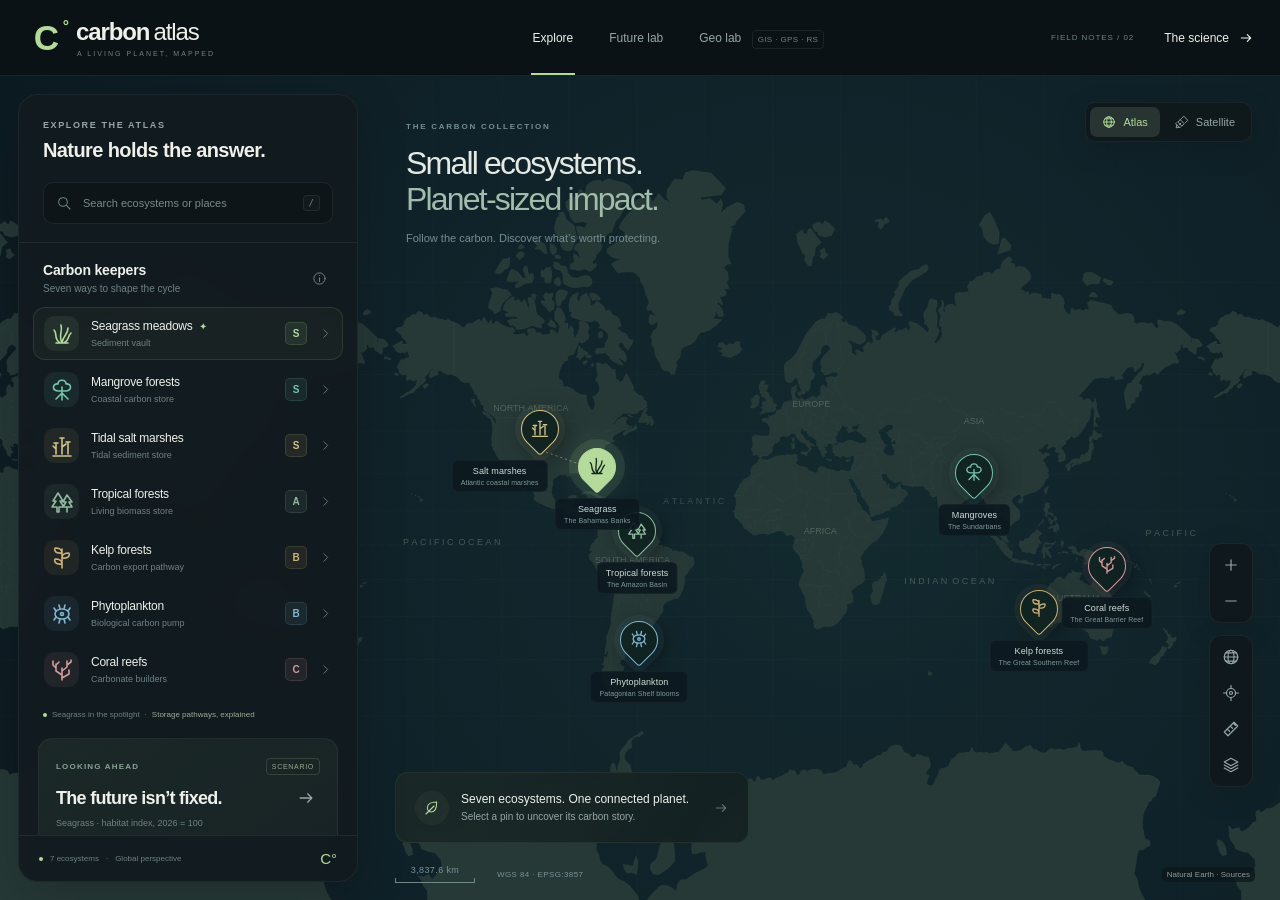
<file: 01_CORE/index.html>
<!doctype html>
<html lang="en">
<head>
<meta charset="utf-8"><meta name="viewport" content="width=device-width,initial-scale=1,viewport-fit=cover">
<meta name="atlas-proxy" content="disabled"><meta name="theme-color" content="#0b1114"><meta name="description" content="Explore seven ecosystems, their carbon pathways, real geospatial layers and immersive 3D habitats.">
<meta name="atlas-build" content="1.1.0"><title>Carbon Atlas — A living planet, mapped.</title>
<link rel="icon" type="image/svg+xml" href="mark.svg"><link rel="stylesheet" href="style.css?v=1.1.0">
</head>
<body>
<div id="startup" class="startup"><span class="brand-symbol">C<span>°</span></span><p>Mapping a living planet<span class="loading-dots">...</span></p><noscript>This atlas needs JavaScript. Enable JavaScript in your browser to explore.</noscript></div>
<div id="app" class="app">
<header class="topbar">
 <button class="brand" id="brand-home" aria-label="Carbon Atlas home"><span class="brand-symbol">C<span>°</span></span><span>carbon<span class="brand-light">atlas</span><small>A LIVING PLANET, MAPPED</small></span></button>
 <nav class="topnav" aria-label="Main navigation"><button class="navitem active" id="nav-explore">Explore</button><button class="navitem" id="nav-lab">Future lab</button><button class="navitem" id="nav-learn">Geo lab <span class="tiny-tag">GIS · GPS · RS</span></button></nav>
 <div class="topright"><span class="edition">FIELD NOTES / 02</span><button class="text-btn" id="nav-sources">The science <span data-icon="arrow"></span></button><button class="icon-btn mobile-menu" id="menu" aria-label="Open ecosystem explorer" data-icon="menu"></button></div>
</header>
<main class="workspace">
 <div id="map-wrap" class="map-wrap">
  <canvas id="map" tabindex="0" aria-label="Interactive world map. Drag to pan, scroll to zoom. Use arrow keys to pan and plus or minus to zoom."></canvas>
  <div class="map-heading" id="map-heading"><span class="eyebrow">THE CARBON COLLECTION</span><h1>Small ecosystems.<br><em>Planet-sized impact.</em></h1><p>Follow the carbon. Discover what’s worth protecting.</p></div>
  <div id="markers" class="markers"></div>
  <div class="basemap-control"><button class="active" id="base-atlas" aria-pressed="true"><span data-icon="globe"></span>Atlas</button><button id="base-satellite" aria-pressed="false"><span data-icon="satellite"></span>Satellite</button></div>
  <div class="map-tools"><div class="tool-group"><button id="zoom-in" class="icon-btn" aria-label="Zoom in" title="Zoom in (+)" data-icon="plus"></button><button id="zoom-out" class="icon-btn" aria-label="Zoom out" title="Zoom out (−)" data-icon="minus"></button></div><div class="tool-group"><button id="home" class="icon-btn" aria-label="Show all seven sites" title="Show all sites" data-icon="globe"></button><button id="gps" class="icon-btn" aria-label="Use my location" title="GPS: my location" data-icon="locate"></button><button id="measure" class="icon-btn" aria-label="Measure a distance" title="GIS: measure distance" data-icon="ruler"></button><button id="open-layers" class="icon-btn" aria-label="Open map layers" title="Map layers" data-icon="layers"></button></div></div>
  <div class="bottom-card" id="map-note"><span class="small-orbit" data-icon="leaf"></span><div><strong>Seven ecosystems. One connected planet.</strong><p>Select a pin to uncover its carbon story.</p></div><span class="note-arrow" data-icon="arrow"></span></div>
  <div class="map-footer"><div><span id="scale">2,000 km</span><span class="scale-line"></span></div><span id="coords">WGS 84 · EPSG:3857</span><button id="attribution">Natural Earth · Sources</button></div>
  <div id="measure-hint" class="measure-hint" hidden>Choose two map points to measure their distance.<button id="measure-done" aria-label="End measuring">Done</button></div>
  <div id="map-legend" class="map-legend" hidden aria-label="Active dataset legend"></div>
  <div id="layer-status" class="layer-status" hidden aria-live="polite"></div>
 </div>
 <aside id="sidebar" class="sidebar">
  <div class="sidebar-top"><span class="eyebrow">EXPLORE THE ATLAS</span><button id="close-sidebar" class="icon-btn mobile-menu" aria-label="Close ecosystem explorer" data-icon="close"></button><h2>Nature holds the answer.</h2><div class="search-box"><span data-icon="search"></span><input id="search" type="search" placeholder="Search ecosystems or places" autocomplete="off" aria-label="Search ecosystems or places"><kbd>/</kbd></div></div>
  <div class="side-scroll">
   <div class="collection-title"><div><h3>Carbon keepers</h3><span>Seven ways to shape the cycle</span></div><button class="info-small" id="tier-info" aria-label="About the carbon tiers" data-icon="info"></button></div>
   <div id="ecosystems" class="ecosystem-list" aria-label="Ecosystem collection"></div><p id="no-results" class="empty-state" hidden>No match in this collection.<br>Try “seagrass”, “Amazon” or “Australia”.</p>
   <div class="list-caption"><span class="spot-dot"></span>Seagrass in the spotlight <span>·</span><button id="ranking-info">Storage pathways, explained</button></div>
   <section class="future-card" aria-label="Future scenario explorer"><div class="future-top"><span class="eyebrow">LOOKING AHEAD</span><span class="scenario-tag">SCENARIO</span></div><div class="future-title"><h3>The future isn’t fixed.</h3><button class="icon-btn small" id="expand-lab" aria-label="Open future lab" data-icon="arrow"></button></div><p class="future-sub"><span id="scenario-species">Seagrass</span> · habitat index, 2026 = 100</p><div class="future-numbers"><strong id="remaining">69.6</strong><div><span>with continued pressure</span><span id="scenario-year-label">in 2050</span></div><span class="trend" id="decline">−30.4%</span></div><svg id="mini-chart" class="mini-chart" viewBox="0 0 300 100" role="img" aria-label="Habitat scenario chart"></svg><div class="chart-legend"><span><i class="key green"></i>With protection</span><span><i class="key coral"></i>Continued pressure</span></div><label class="range-label" for="year">Explore year<strong id="year-value">2050</strong></label><input type="range" id="year" min="2030" max="2100" step="1" value="2050"><div class="range-ends"><span>2030</span><span>2100</span></div><button class="model-link" id="model-assumptions">Change assumptions <span data-icon="arrow"></span></button></section>
   <button class="geo-teaser" id="geo-teaser"><span class="geo-icons" data-icon="satellite"></span><span><strong>From satellites to your floor.</strong><small>Discover GIS, GPS & remote sensing</small></span><span data-icon="arrow"></span></button>
  </div>
  <div class="sidebar-footer"><span class="status-dot"></span>7 ecosystems <span>·</span>Global perspective<span class="footer-wordmark">C°</span></div>
 </aside>
 <aside id="detail" class="detail" hidden aria-label="Ecosystem details"></aside>
 <section id="layers-panel" class="floating-panel layers-panel" hidden aria-label="Map layers"><div class="panel-header"><div><span class="eyebrow">GIS WORKSPACE</span><h2>Map layers</h2></div><button id="close-layers" class="icon-btn" aria-label="Close map layers" data-icon="close"></button></div><p class="panel-intro">Compare published extent, model predictions and satellite observations.</p><div class="gis-reference"><span>WGS 84 / EPSG:4326</span><span>DISPLAY 3857</span></div><div id="layer-options"></div><label class="range-label" for="layer-opacity">Layer opacity <strong id="opacity-value">75%</strong></label><input id="layer-opacity" type="range" min="15" max="100" value="75"><label class="field-label" for="observation-date">Chlorophyll-a · observation date</label><input type="date" id="observation-date" value="2024-11-30" min="2013-07-02"><p class="micro">Date applies to phytoplankton chlorophyll, not static habitat layers.</p><div class="panel-actions"><button id="clear-layers" class="secondary-btn">Clear layers</button><button id="retry-layers" class="secondary-btn">Refresh data</button></div><a class="diagnostics-link" href="diagnostics.html" target="_blank" rel="noopener">Connection diagnostics ↗</a><div class="import-block"><button id="import-geojson" class="text-btn"><span data-icon="upload"></span>Import your GeoJSON</button><input id="geojson-file" type="file" accept=".json,.geojson,application/geo+json,application/json" hidden><button id="export-sites" class="text-btn"><span data-icon="download"></span>Export the seven sites</button><button id="clear-import" class="text-btn" hidden>Remove imported layer</button></div></section>
</main>
</div>
<dialog id="modal" class="modal" aria-label="Carbon Atlas information"><button id="close-modal" class="icon-btn modal-close" aria-label="Close dialog" data-icon="close"></button><div id="modal-content"></div></dialog>
<dialog id="viewer-dialog" class="viewer-dialog" aria-labelledby="viewer-title"><div class="viewer-shell"><header class="viewer-top"><div><span class="eyebrow">AN ECOSYSTEM, IN YOUR SPACE</span><h2 id="viewer-title">Seagrass meadows</h2></div><button id="close-viewer" class="icon-btn" aria-label="Close 3D experience" data-icon="close"></button></header><div class="viewer-modebar"><div class="viewer-tabs" role="group" aria-label="View mode"><button id="mode-specimen" class="active" aria-pressed="true">3D specimen</button><button id="mode-camera" aria-pressed="false">Camera view</button></div><span id="viewer-mode-label" class="mode-label">TEXTURED MODEL · METRE SCALE</span></div><div class="viewer-stage" id="viewer-stage"><video id="camera-video" autoplay muted playsinline aria-label="Your device camera" hidden></video><div class="specimen-grid" aria-hidden="true"></div><div class="specimen-badge"><span class="status-dot"></span><span id="specimen-status">3D FIELD SPECIMEN</span></div><div class="stage-coordinate" aria-hidden="true">Y ↑<br>FIELD COLLECTION</div><div class="orbit-ring"></div><canvas id="model-canvas" tabindex="0" aria-label="Interactive 3D ecosystem model. Drag to rotate and scroll to zoom."></canvas><div id="model-loading" class="model-loading">Preparing your ecosystem…</div><div class="model-caption" id="model-caption"></div><div id="carbon-hotspots" class="carbon-hotspots" hidden></div></div><div class="camera-tools" id="camera-tools" hidden><button id="camera-drag" class="pill active" aria-pressed="true">Drag to move</button><label>Size <input id="camera-size" type="range" min="45" max="160" value="100" aria-label="Camera model size"></label><label>Turn <input id="camera-turn" type="range" min="-180" max="180" value="35" aria-label="Camera model rotation"></label><button id="camera-stop" class="pill">Camera off</button></div><div class="viewer-controls"><button id="rotate-model" class="pill active" aria-pressed="true"><span data-icon="pause"></span>Auto orbit</button><button id="reset-model" class="pill"><span data-icon="reset"></span>Reset view</button><button id="carbon-toggle" class="pill" aria-pressed="false"><span data-icon="leaf"></span>Carbon story</button></div><div class="viewer-bottom"><div><span class="eyebrow">STEP INTO THE ECOSYSTEM</span><p id="viewer-instruction">Drag to rotate. Scroll or pinch to explore.</p><p class="micro" id="ar-state">Checking this device’s AR options…</p></div><div class="ar-actions"><a id="quicklook" rel="ar" class="primary-btn" hidden><img alt="" src="mark.svg"><span>Apple floor AR</span><span data-icon="scan"></span></a><button id="start-ar" class="primary-btn"><span data-icon="scan"></span>Open camera</button><button id="native-android" class="secondary-btn" hidden>Android floor AR</button></div></div><p id="camera-notice" class="camera-notice" hidden></p><div class="viewer-downloads"><button id="share-experience" class="text-btn"><span data-icon="share"></span>Share this ecosystem</button><a id="download-model" class="text-btn" download><span data-icon="download"></span>3D model</a><span id="model-scale">Approx. 1.8 m wide · floor placement</span></div></div></dialog>
<div id="xr-overlay" hidden><div class="xr-top"><span>CARBON ATLAS / IN YOUR SPACE</span><button id="end-ar" class="secondary-btn">Exit AR</button></div><div id="xr-guide">Move your phone slowly to find the floor.</div><div class="xr-bottom"><button id="place-ar" class="primary-btn" disabled>Place ecosystem</button><button id="replace-ar" class="secondary-btn">Reposition</button><label>Size<input id="ar-scale" type="range" min="25" max="150" value="100"></label></div></div>
<div id="toast" role="status" aria-live="polite" hidden></div>
<script type="module" src="app.js?v=1.1.0"></script>
<script>setTimeout(function(){if(document.getElementById('startup')&&!document.getElementById('startup').hidden){var p=document.createElement('p');p.className='startup-help';p.textContent='Upload all files and folders beside index.html to your GitHub Pages publishing folder, then reload the HTTPS address.';document.getElementById('startup').append(p);}},6500);</script>
</body>
</html>
</file>
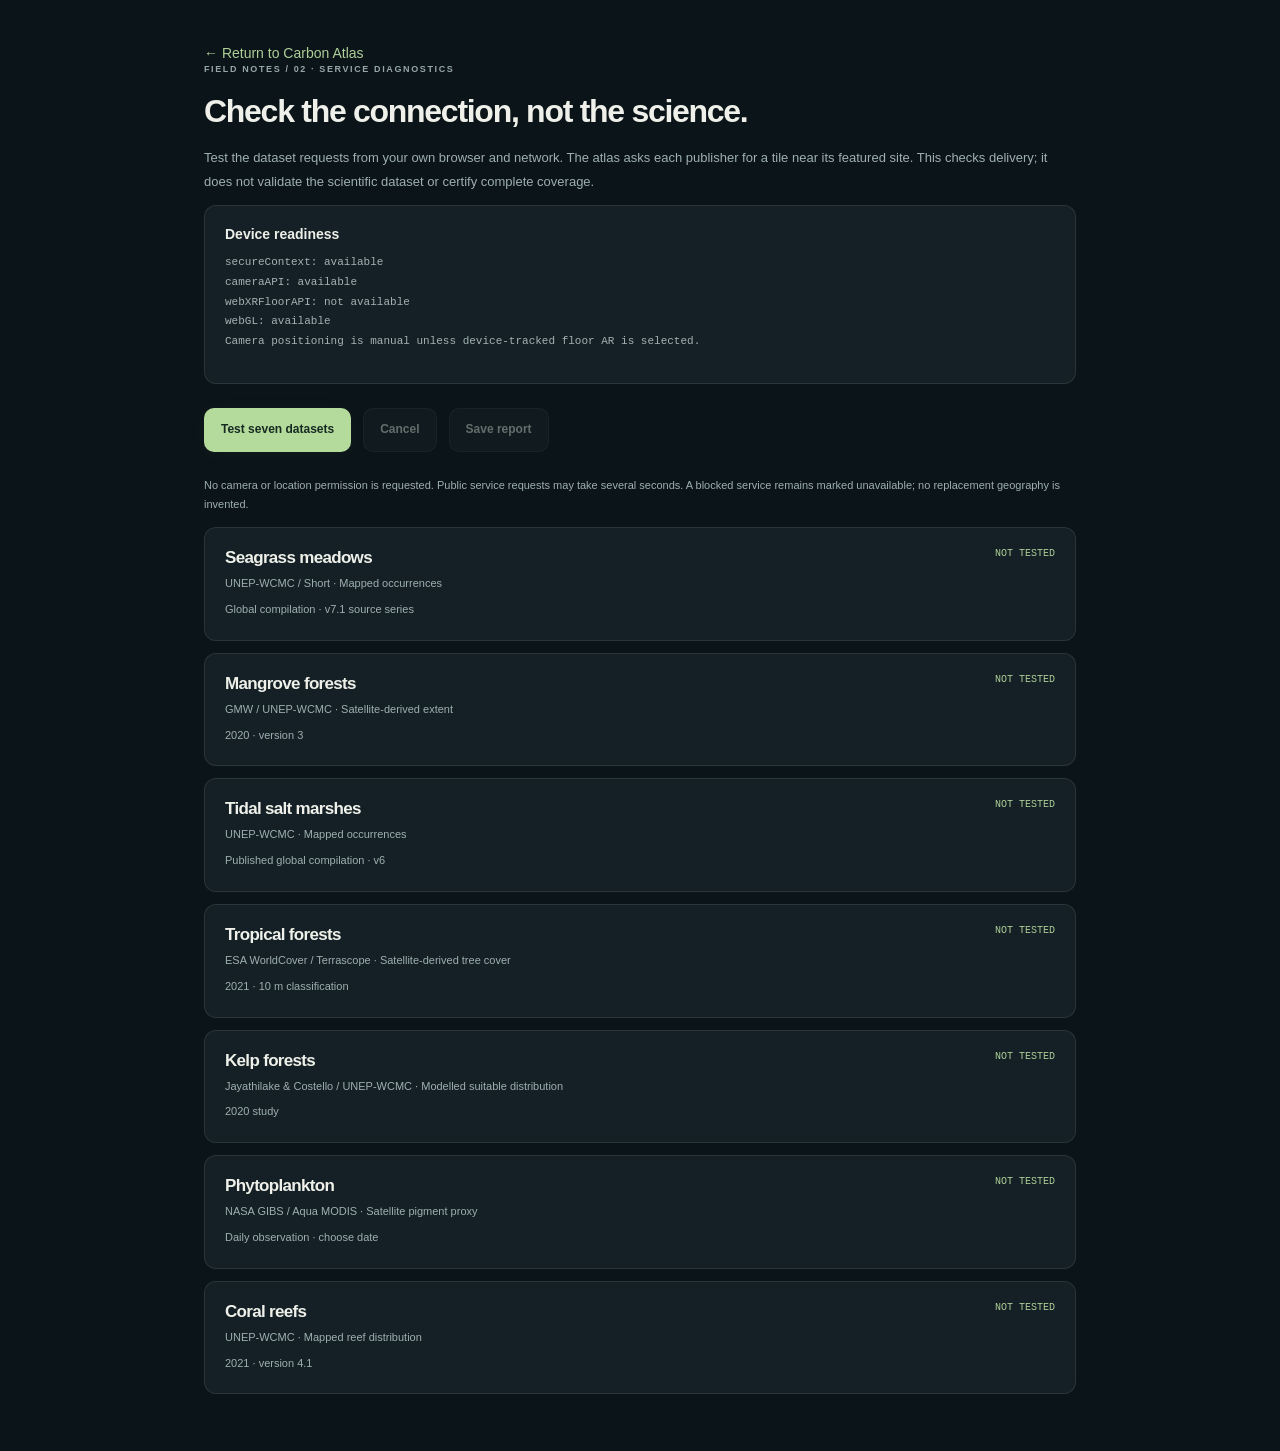
<file: diagnostics.html>
<!doctype html><html lang="en"><head><meta charset="utf-8"><meta name="viewport" content="width=device-width,initial-scale=1"><title>Carbon Atlas — Connection diagnostics</title><link rel="icon" href="assets/mark.svg"><link rel="stylesheet" href="css/style.css?v=1.1.0"><style>body{overflow:auto;height:auto;background:#0b1418}.diagnostics{max-width:920px;margin:auto;padding:45px 24px}h1{font-size:32px;margin:16px 0}p{color:#9eafb1;font-size:13px;line-height:1.8}.diagnostic-actions{display:flex;flex-wrap:wrap;gap:12px;margin:24px 0}.diagnostic-actions button{min-height:42px}.diagnostic-device,.diagnostic-row{border:1px solid #ffffff18;border-radius:12px;padding:20px;margin:12px 0;background:#142025}.diagnostic-row{display:grid;grid-template-columns:1fr auto;gap:10px}.diagnostic-row h2{font-size:17px;margin:0}.diagnostic-row p{margin:6px 0 0;font-size:11px;overflow-wrap:anywhere}.diagnostic-status{font:10px ui-monospace,monospace;color:#aecf98}.diagnostic-row[data-status="unavailable"] .diagnostic-status{color:#e7ad91}a{color:#aecf98}.diag-note{font-size:11px}pre{white-space:pre-wrap;color:#a4b2b5;font-size:11px;line-height:1.8}button:disabled{opacity:.45}</style></head><body><main class="diagnostics"><a href="index.html">← Return to Carbon Atlas</a><p class="eyebrow">FIELD NOTES / 02 · SERVICE DIAGNOSTICS</p><h1>Check the connection, not the science.</h1><p>Test the dataset requests from your own browser and network. The atlas asks each publisher for a tile near its featured site. This checks delivery; it does not validate the scientific dataset or certify complete coverage.</p><section class="diagnostic-device"><strong>Device readiness</strong><pre id="device">Checking…</pre></section><div class="diagnostic-actions"><button id="run" class="primary-btn">Test seven datasets</button><button id="cancel" class="secondary-btn" disabled>Cancel</button><button id="save" class="secondary-btn" disabled>Save report</button></div><p class="diag-note">No camera or location permission is requested. Public service requests may take several seconds. A blocked service remains marked unavailable; no replacement geography is invented.</p><div id="results"></div></main><script type="module" src="js/diagnostics.js?v=1.1.0"></script></body></html>
</file>
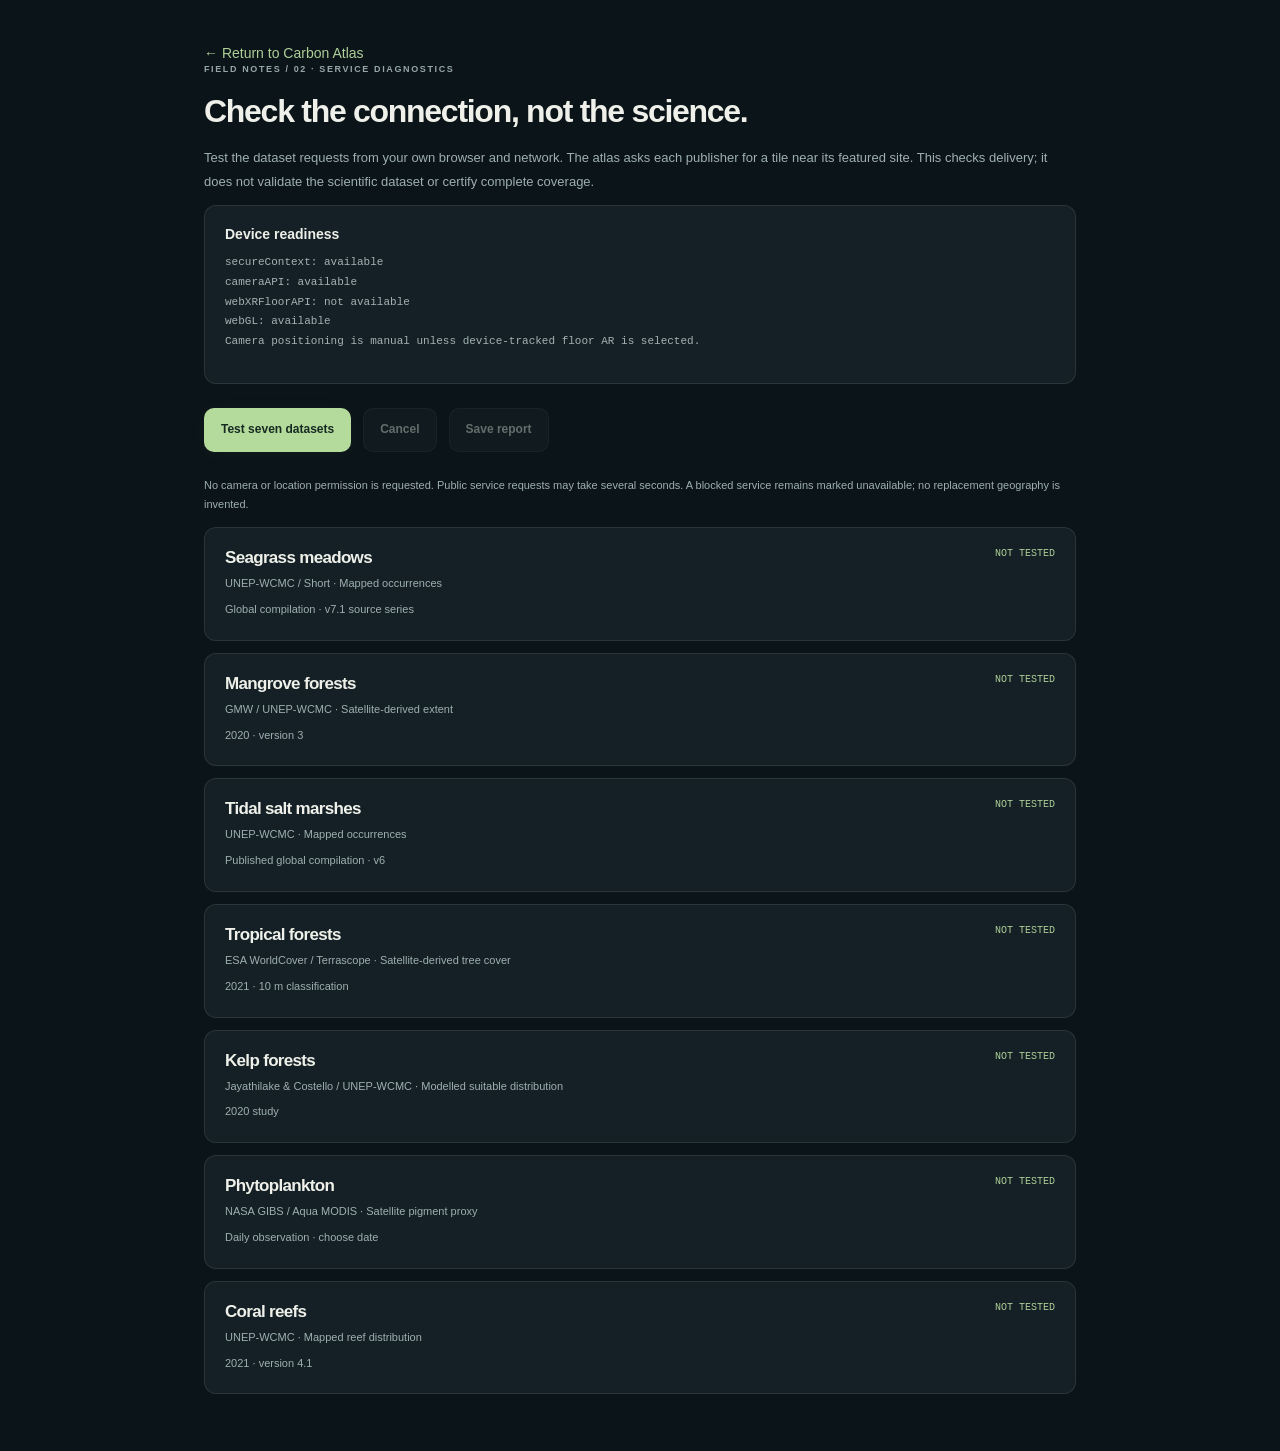
<file: 01_CORE/diagnostics.html>
<!doctype html><html lang="en"><head><meta charset="utf-8"><meta name="viewport" content="width=device-width,initial-scale=1"><title>Carbon Atlas — Connection diagnostics</title><link rel="icon" href="mark.svg"><link rel="stylesheet" href="style.css?v=1.1.0"><style>body{overflow:auto;height:auto;background:#0b1418}.diagnostics{max-width:920px;margin:auto;padding:45px 24px}h1{font-size:32px;margin:16px 0}p{color:#9eafb1;font-size:13px;line-height:1.8}.diagnostic-actions{display:flex;flex-wrap:wrap;gap:12px;margin:24px 0}.diagnostic-actions button{min-height:42px}.diagnostic-device,.diagnostic-row{border:1px solid #ffffff18;border-radius:12px;padding:20px;margin:12px 0;background:#142025}.diagnostic-row{display:grid;grid-template-columns:1fr auto;gap:10px}.diagnostic-row h2{font-size:17px;margin:0}.diagnostic-row p{margin:6px 0 0;font-size:11px;overflow-wrap:anywhere}.diagnostic-status{font:10px ui-monospace,monospace;color:#aecf98}.diagnostic-row[data-status="unavailable"] .diagnostic-status{color:#e7ad91}a{color:#aecf98}.diag-note{font-size:11px}pre{white-space:pre-wrap;color:#a4b2b5;font-size:11px;line-height:1.8}button:disabled{opacity:.45}</style></head><body><main class="diagnostics"><a href="index.html">← Return to Carbon Atlas</a><p class="eyebrow">FIELD NOTES / 02 · SERVICE DIAGNOSTICS</p><h1>Check the connection, not the science.</h1><p>Test the dataset requests from your own browser and network. The atlas asks each publisher for a tile near its featured site. This checks delivery; it does not validate the scientific dataset or certify complete coverage.</p><section class="diagnostic-device"><strong>Device readiness</strong><pre id="device">Checking…</pre></section><div class="diagnostic-actions"><button id="run" class="primary-btn">Test seven datasets</button><button id="cancel" class="secondary-btn" disabled>Cancel</button><button id="save" class="secondary-btn" disabled>Save report</button></div><p class="diag-note">No camera or location permission is requested. Public service requests may take several seconds. A blocked service remains marked unavailable; no replacement geography is invented.</p><div id="results"></div></main><script type="module" src="diagnostics.js?v=1.1.0"></script></body></html>
</file>
<file: 01_CORE/style.css>
:root{--bg:#0a1013;--panel:#121b1f;--panel2:#172125;--line:#ffffff12;--text:#eef0e9;--muted:#96a6a7;--dim:#6e8285;--accent:#b4db9b;--danger:#d49b9c;--header:76px;--sidebar:340px;--radius:20px;color-scheme:dark;font-family:-apple-system,BlinkMacSystemFont,"Segoe UI",sans-serif;font-size:14px}
*{box-sizing:border-box}html,body{margin:0;width:100%;height:100%;overflow:hidden;background:var(--bg);color:var(--text)}button,input,a{font:inherit}button,a,input{-webkit-tap-highlight-color:transparent}button,a{touch-action:manipulation}button{cursor:pointer;color:inherit;background:none;border:0}button:disabled{opacity:.5;cursor:wait}a{color:var(--accent);text-decoration:none}a:hover{text-decoration:underline}input{color:var(--text);border:1px solid var(--line);background:#10191d;outline:none}input:focus,button:focus-visible,a:focus-visible,canvas:focus-visible{outline:2px solid var(--accent);outline-offset:3px}input[type=range]{appearance:none;display:block;width:100%;height:3px;background:#384a44;border:0;border-radius:10px;accent-color:var(--accent);cursor:pointer;margin:12px 0}input[type=range]::-webkit-slider-thumb{appearance:none;width:13px;height:13px;background:var(--accent);border-radius:50%;box-shadow:0 0 0 4px #b4db9b12}input[type=date],input[type=number]{width:100%;border-radius:9px;padding:11px 12px}h1,h2,h3,p{margin:0}h1,h2,h3{font-weight:550;letter-spacing:-.04em}p{line-height:1.6}.icon{width:20px;height:20px;display:block;flex-shrink:0}.icon-btn{display:inline-grid;place-items:center;flex-shrink:0;width:40px;height:40px;border-radius:12px;color:var(--muted);transition:background .16s,color .16s}.icon-btn:hover,.icon-btn.active{background:#b4db9b12;color:var(--accent)}.icon-btn.small{height:30px;width:30px}.text-btn{display:inline-flex;align-items:center;gap:9px;font-size:12px;white-space:nowrap;padding:8px 0;color:var(--text)}.text-btn:hover{color:var(--accent)}.text-btn .icon{width:16px;height:16px}.eyebrow{font-size:9px;letter-spacing:.18em;color:var(--muted);font-weight:600;display:block}.tiny-tag{font-size:8px;padding:4px 5px;border:1px solid var(--line);border-radius:4px;margin-left:7px;color:var(--dim);letter-spacing:.05em}.micro{font-size:11px;line-height:1.55;color:var(--dim)}[hidden]{display:none!important}.mobile-menu{display:none!important}
.startup{position:fixed;inset:0;z-index:300;display:flex;align-items:center;justify-content:center;flex-direction:column;gap:22px;background:var(--bg)}.startup>.brand-symbol{font-size:62px;width:96px;height:96px;background:var(--accent);color:#173a2b;border-radius:28px}.startup p{color:var(--muted);font-size:14px}.startup-help{max-width:420px;text-align:center;padding:20px}.loading-dots{animation:pulse 1s infinite}.topbar{height:var(--header);display:flex;align-items:center;justify-content:space-between;border-bottom:1px solid var(--line);padding:0 26px;background:#0b1215;z-index:50;position:relative}.brand{display:flex;align-items:center;gap:11px;text-align:left;padding:0;min-width:280px;font-size:24px;font-weight:650;letter-spacing:-1.1px}.brand-symbol{position:relative;display:grid;place-items:center;width:39px;height:39px;font-size:35px;font-weight:550;letter-spacing:-2px;color:var(--accent);line-height:1}.brand-symbol>span{position:absolute;font-size:.45em;top:1px;right:-2px}.brand-light{font-weight:350;margin-left:4px}.brand small{display:block;margin:4px 0 0 1px;font-size:7px;letter-spacing:2.05px;font-weight:500;color:var(--dim)}.topnav{display:flex;align-items:center;gap:32px;height:100%}.navitem{height:100%;font-size:12px;color:var(--muted);position:relative;padding:0 2px}.navitem:hover,.navitem.active{color:var(--text)}.navitem.active:after{content:"";position:absolute;bottom:0;left:0;right:0;height:2px;background:var(--accent)}.topright{display:flex;gap:30px;align-items:center}.edition{font-size:8px;letter-spacing:.12em;color:var(--dim)}.workspace{height:calc(100dvh - var(--header));position:relative;overflow:hidden}.map-wrap{position:absolute;inset:0;overflow:hidden;background:#0d181e}#map{position:absolute;inset:0;width:100%;height:100%;touch-action:none;cursor:grab;outline-offset:-3px}#map:active{cursor:grabbing}.map-wrap.measuring #map{cursor:crosshair}.map-heading{position:absolute;left:calc(var(--sidebar) + 66px);top:46px;pointer-events:none;transition:opacity .3s}.map-heading .eyebrow{color:#738f92;font-size:8px;letter-spacing:.22em}.map-heading h1{font-size:clamp(28px,2.5vw,43px);line-height:1.13;margin-top:14px;font-weight:440;letter-spacing:-1.8px;color:#e4e9e3}.map-heading h1 em{font-style:normal;color:#a0bdab;font-weight:360}.map-heading p{font-size:11px;margin-top:13px;color:#748e92}.map-wrap.is-focused .map-heading{opacity:0}.basemap-control{position:absolute;right:28px;top:26px;display:flex;border:1px solid #ffffff0d;border-radius:10px;background:#10191ded;padding:4px;gap:3px;box-shadow:0 8px 30px #0002}.basemap-control button{padding:8px 12px;display:flex;align-items:center;gap:7px;font-size:11px;border-radius:7px;color:var(--muted)}.basemap-control .icon{width:14px;height:14px}.basemap-control button.active{background:#273431;color:var(--accent)}.map-tools{position:absolute;right:27px;bottom:113px;display:flex;gap:12px;flex-direction:column}.tool-group{border:1px solid #ffffff0e;display:flex;flex-direction:column;background:#10191df2;border-radius:12px;box-shadow:0 8px 30px #0002;padding:3px}.tool-group .icon-btn{width:36px;height:36px;border-radius:8px}.tool-group .icon{width:18px;height:18px}.bottom-card{position:absolute;left:calc(var(--sidebar) + 55px);bottom:57px;display:flex;align-items:center;gap:12px;background:linear-gradient(110deg,#1b2827e8,#142021e8);backdrop-filter:blur(16px);border:1px solid #b4db9b15;border-radius:13px;padding:17px 19px;max-width:440px;pointer-events:none}.bottom-card strong{font-size:12px;font-weight:500}.bottom-card p{font-size:10px;color:var(--muted);margin-top:3px}.small-orbit{display:grid;place-items:center;width:34px;height:34px;background:#b4db9b0d;border-radius:50%;color:var(--accent)}.small-orbit .icon{width:16px;height:16px}.note-arrow{margin-left:12px;color:#5c7773}.note-arrow .icon{width:16px;height:16px}.map-footer{position:absolute;bottom:17px;left:calc(var(--sidebar) + 55px);right:25px;display:flex;align-items:center;gap:22px;font-size:8px;color:#789398;letter-spacing:.05em;pointer-events:none}.map-footer>div{width:80px;font-size:9px;text-align:center}.scale-line{display:block;height:5px;border:1px solid #708988;border-top:0;margin-top:3px}.map-footer button{pointer-events:auto;color:#8a9c9c;font-size:8px;margin-left:auto;background:#0c161abf;border-radius:5px;padding:3px 5px}.markers{position:absolute;inset:0;pointer-events:none;overflow:hidden}.marker{position:absolute;width:42px;height:42px;transform:translate(-50%,-100%);pointer-events:auto;z-index:3;padding:0;outline-offset:7px!important}.pin-shape{position:absolute;inset:2px;border:1px solid var(--eco);border-radius:50% 50% 50% 8%;transform:rotate(-45deg);background:#102321ee;box-shadow:0 0 0 6px color-mix(in srgb,var(--eco) 6%,transparent),0 6px 25px #0007;transition:box-shadow .2s,background .2s}.marker>.icon{position:relative;top:-1px;left:11px;z-index:1;color:var(--eco);width:20px;height:20px}.marker:hover .pin-shape,.marker.selected .pin-shape{background:var(--eco);box-shadow:0 0 0 9px color-mix(in srgb,var(--eco) 10%,transparent),0 0 35px color-mix(in srgb,var(--eco) 15%,transparent)}.marker:hover>.icon,.marker.selected>.icon{color:#132720}.marker.selected{z-index:5}.marker-label{position:absolute;left:50%;top:52px;transform:translateX(-50%);background:#0d191fe8;border:1px solid #ffffff0a;white-space:nowrap;color:#d1dcd5;border-radius:6px;padding:5px 8px;font-size:9px;font-weight:500;pointer-events:none;letter-spacing:.01em}.marker-label small{display:none;color:#819891;font-size:8px;margin-top:3px}.marker:hover .marker-label small,.marker.selected .marker-label small{display:block}.marker.featured .marker-label{color:var(--accent);border-color:#b4db9b23}.gps-dot{position:absolute;width:13px;height:13px;background:#81bdda;border:3px solid white;border-radius:50%;transform:translate(-50%,-50%);box-shadow:0 0 0 12px #81bdda22;pointer-events:none}
.sidebar{position:absolute;left:18px;top:18px;bottom:18px;width:var(--sidebar);border:1px solid #ffffff0d;border-radius:var(--radius);background:#121b1ff5;box-shadow:0 12px 50px #0003;backdrop-filter:blur(20px);z-index:15;display:flex;flex-direction:column;overflow:hidden}.sidebar-top{padding:25px 24px 18px;border-bottom:1px solid var(--line)}.sidebar-top h2{font-size:20px;letter-spacing:-.6px;margin-top:9px}.search-box{display:flex;align-items:center;gap:9px;height:42px;border:1px solid #ffffff12;background:#0d1519;border-radius:10px;padding:0 12px;margin-top:20px}.search-box:focus-within{border-color:#b4db9b65}.search-box .icon{width:16px;height:16px;color:var(--dim)}.search-box input{width:100%;min-width:0;background:none;border:0;outline:none;font-size:11px;height:100%}.search-box input::placeholder{color:#78898c}.search-box input:focus{outline:none}.search-box kbd{background:#ffffff06;border:1px solid var(--line);font-size:9px;color:var(--dim);padding:2px 5px;border-radius:4px}.side-scroll{overflow:auto;scrollbar-width:thin;scrollbar-color:#31413c transparent;flex:1;padding:19px 14px 10px}.collection-title{display:flex;align-items:center;justify-content:space-between;padding:0 10px;margin-bottom:13px}.collection-title h3{font-size:14px;letter-spacing:-.2px;font-weight:550}.collection-title span{font-size:10px;color:var(--dim);display:block;margin-top:5px}.info-small{color:var(--dim);padding:6px}.info-small .icon{width:15px;height:15px}.eco-row{display:flex;width:100%;text-align:left;align-items:center;padding:9px 10px;gap:12px;border-radius:11px;margin-bottom:3px;border:1px solid transparent;transition:background .18s;position:relative}.eco-row:hover{background:#ffffff04}.eco-row.selected{background:linear-gradient(110deg,#b4db9b0e,#b4db9b05);border-color:#b4db9b24}.eco-row .eco-icon{color:var(--eco);width:34px;height:36px;display:grid;place-items:center;border:1px solid color-mix(in srgb,var(--eco) 12%,transparent);background:color-mix(in srgb,var(--eco) 5%,transparent);border-radius:10px}.eco-icon .icon{width:20px;height:20px}.eco-name{flex:1;min-width:0}.eco-name strong{font-size:12px;font-weight:500;letter-spacing:-.15px;display:block}.eco-name small{font-size:9px;color:var(--dim);display:block;margin-top:4px}.tier{display:grid;place-items:center;min-width:22px;height:23px;border-radius:5px;background:color-mix(in srgb,var(--eco) 9%,transparent);border:1px solid color-mix(in srgb,var(--eco) 15%,transparent);font-size:10px;color:var(--eco);font-weight:550}.eco-row>.icon{width:13px;height:13px;color:#637772}.list-caption{padding:11px 10px 19px;display:flex;gap:5px;align-items:center;font-size:8px;color:var(--dim);white-space:nowrap}.list-caption button{font-size:8px;color:#9dab99;padding:0}.spot-dot{width:4px;height:4px;border-radius:50%;background:var(--accent);display:inline-block}.future-card{margin:0 5px 15px;background:linear-gradient(145deg,#1b2827,#151f23);border:1px solid #ffffff0c;padding:19px 17px 13px;border-radius:14px}.future-top{display:flex;justify-content:space-between;align-items:center}.future-top .eyebrow{font-size:8px;letter-spacing:.15em;color:#8aa295}.scenario-tag{border:1px solid #acbf9533;color:#9aaa8b;border-radius:4px;font-size:7px;letter-spacing:.1em;padding:4px 5px}.future-title{display:flex;align-items:center;justify-content:space-between;margin-top:8px}.future-title h3{font-size:18px;letter-spacing:-.7px}.future-sub{font-size:9px;color:var(--dim);margin-top:3px}.future-numbers{display:flex;gap:9px;align-items:center;margin-top:18px}.future-numbers>strong{font-size:31px;letter-spacing:-1.1px;font-weight:430}.future-numbers>div>span{display:block;font-size:8px;color:var(--muted);line-height:1.6}.future-numbers .trend{font-size:10px;color:#cf9d98;background:#d49b9c0c;padding:5px 6px;border-radius:5px;margin-left:auto}.mini-chart{width:100%;height:93px;overflow:visible;margin:8px 0 0}.chart-legend{display:flex;gap:13px;font-size:8px;color:var(--muted);align-items:center;flex-wrap:wrap}.chart-legend>span{display:flex;align-items:center;gap:4px}.key{width:5px;height:5px;border-radius:50%;display:inline-block}.key.green{background:var(--accent)}.key.coral{background:var(--danger)}.range-label{display:flex;align-items:center;justify-content:space-between;font-size:9px;color:var(--muted);margin-top:20px}.range-label strong{color:var(--text);font-weight:500}.range-ends{display:flex;justify-content:space-between;font-size:8px;color:var(--dim);margin-top:8px}.model-link{display:flex;justify-content:space-between;align-items:center;border-top:1px solid var(--line);padding:12px 0 0;margin-top:14px;width:100%;font-size:9px;color:#b6c6b3}.model-link .icon{width:13px;height:13px}.geo-teaser{margin:0 5px;display:flex;align-items:center;text-align:left;gap:10px;padding:10px 4px 13px;width:calc(100% - 10px)}.geo-teaser strong{display:block;font-size:10px;font-weight:500;color:#c2cdc5}.geo-teaser small{display:block;font-size:8px;color:var(--dim);margin-top:5px}.geo-teaser>.icon{width:14px;height:14px;margin-left:auto;color:var(--dim)}.geo-icons{color:#839c90}.sidebar-footer{padding:14px 20px;border-top:1px solid var(--line);display:flex;align-items:center;gap:7px;font-size:8px;color:var(--dim);flex-shrink:0}.status-dot{background:var(--accent);width:4px;height:4px;border-radius:50%}.footer-wordmark{margin-left:auto;color:var(--accent);font-weight:500;font-size:15px}.empty-state{padding:25px;font-size:12px;color:var(--muted);text-align:center}
.detail{position:absolute;right:18px;top:18px;bottom:18px;width:366px;background:#121b1ffa;border:1px solid #ffffff12;border-radius:var(--radius);z-index:20;overflow:auto;scrollbar-width:thin;scrollbar-color:#324641 transparent;box-shadow:0 20px 80px #0006;animation:slideIn .28s ease}.detail-photo{height:211px;background:#203b36;position:relative;overflow:hidden}.detail-photo>img{height:100%;width:100%;object-fit:cover;display:block}.detail-photo:after{content:"";position:absolute;inset:60% 0 0;background:linear-gradient(0deg,#121b1f,transparent);pointer-events:none}.detail-close{position:absolute;top:13px;right:13px;z-index:3;background:#0b171bba;color:white;border:1px solid #ffffff18;backdrop-filter:blur(8px);width:32px;height:32px;border-radius:50%}.detail-photo .photo-state{position:absolute;bottom:20px;left:18px;right:18px;font-size:9px;color:#d0decf;text-shadow:0 1px 6px black;z-index:2}.detail-body{padding:10px 23px 22px}.detail-eyebrow{display:flex;align-items:center;justify-content:space-between;margin-bottom:13px}.detail-eyebrow .eyebrow{color:var(--eco);font-size:8px}.detail-body h2{font-size:29px;font-weight:470;line-height:1.05;letter-spacing:-1px}.detail-site{color:var(--muted);font-size:11px;margin-top:10px;display:flex;gap:5px;align-items:center}.detail-site .icon{width:12px;height:12px;color:var(--eco)}.detail-desc{font-size:12px;color:#a8b7b3;line-height:1.75;margin-top:19px}.detail-actions{display:flex;flex-direction:column;gap:9px;margin:21px 0}.primary-btn,.secondary-btn{display:flex;align-items:center;justify-content:center;gap:9px;padding:13px 16px;border-radius:10px;font-size:12px;font-weight:550;line-height:1.3;min-height:43px}.primary-btn{background:var(--accent);color:#172a22;border:1px solid transparent;box-shadow:0 3px 20px #b4db9b0a}.primary-btn:hover{background:#c5e9b0;text-decoration:none}.primary-btn .icon{width:18px;height:18px}.primary-btn>img{width:20px;height:20px}.secondary-btn{background:#192529;border:1px solid #ffffff14;color:#ced9d1}.secondary-btn:hover{border-color:#b4db9b55;background:#1e302b}.secondary-btn.active{background:#b4db9b12;border-color:#b4db9b55;color:var(--accent)}.secondary-btn .icon{width:16px;height:16px}.detail-stats{display:grid;grid-template-columns:1fr 1fr;gap:13px;border-top:1px solid var(--line);border-bottom:1px solid var(--line);padding:17px 0;margin:0 0 20px}.detail-stats span{font-size:8px;color:var(--dim);display:block;letter-spacing:.07em;text-transform:uppercase}.detail-stats strong{font-size:11px;font-weight:500;display:block;margin-top:6px;line-height:1.5}.detail-section{margin-top:19px}.detail-section h3{font-size:12px;letter-spacing:-.2px;margin-bottom:8px}.detail-section p{font-size:11px;color:var(--muted);line-height:1.75}.carbon-flow{display:flex;flex-direction:column;gap:7px;margin-top:14px;padding:12px 14px;background:#ffffff03;border:1px solid var(--line);border-radius:10px}.carbon-flow>div{display:flex;align-items:center;gap:9px;font-size:10px;color:#bccfbc}.carbon-flow b{width:15px;height:15px;border-radius:50%;border:1px solid #b4db9b20;color:var(--eco);font-size:8px;display:grid;place-items:center;font-weight:400}.source-link{font-size:9px;display:block;line-height:1.5;margin-top:11px;color:#93b39e}.photo-credit{font-size:8px;line-height:1.65;margin-top:22px;padding-top:14px;border-top:1px solid var(--line);color:var(--dim)}.photo-credit a{color:#90a49a}.data-chip{padding:10px 12px;border-radius:10px;background:#ffffff04;border:1px solid var(--line);font-size:9px;color:var(--muted);margin-top:14px}.data-chip strong{display:block;color:var(--eco);font-size:9px;font-weight:500;margin-bottom:4px}.with-detail .basemap-control,.with-detail .map-tools{right:402px}.with-detail .map-footer{right:406px}.with-detail .map-heading,.with-detail .bottom-card{opacity:0;pointer-events:none}
.floating-panel{position:absolute;right:80px;top:20px;width:345px;max-height:calc(100% - 44px);overflow:auto;border:1px solid #ffffff14;border-radius:18px;background:#141f23fc;box-shadow:0 15px 70px #0007;z-index:35;padding:21px;scrollbar-width:thin;scrollbar-color:#415349 transparent}.panel-header{display:flex;justify-content:space-between;align-items:center}.panel-header h2{font-size:22px;margin-top:7px}.panel-header .icon-btn{height:32px;width:32px}.panel-intro{font-size:11px;color:var(--muted);margin:15px 0}.layer-option{display:flex;align-items:flex-start;gap:10px;border-top:1px solid var(--line);padding:12px 0;text-align:left;width:100%}.layer-option input{accent-color:var(--accent);margin-top:3px;width:14px;height:14px}.layer-option strong{display:block;font-size:11px;font-weight:500;color:var(--eco)}.layer-option small{display:block;font-size:8px;color:var(--dim);margin-top:4px;line-height:1.45}.layer-option .layer-tag{display:block;font-size:8px;color:#a5bbaa;margin-top:4px}.field-label{font-size:10px;color:var(--muted);display:block;margin:18px 0 8px}.layers-panel .micro{margin-top:8px}.panel-actions{display:flex;gap:8px;margin-top:17px}.panel-actions button{font-size:10px;flex:1;min-height:36px;padding:9px}.import-block{display:flex;flex-direction:column;align-items:flex-start;border-top:1px solid var(--line);padding-top:12px;margin-top:17px}.import-block .text-btn{font-size:10px;color:var(--muted)}.measure-hint{position:absolute;bottom:93px;left:50%;transform:translateX(-50%);background:#19302bea;border:1px solid #b4db9b36;color:#d5e3ce;padding:13px 17px;border-radius:10px;font-size:11px;z-index:8;white-space:nowrap;display:flex;gap:16px;align-items:center}.measure-hint button{color:var(--accent);font-size:10px}.layer-status{position:absolute;bottom:44px;left:calc(var(--sidebar) + 50px);right:90px;background:#101b20ed;backdrop-filter:blur(10px);padding:11px 14px;border:1px solid #ffffff17;border-radius:11px;z-index:10;max-width:470px;font-size:10px;line-height:1.6;color:var(--muted)}.layer-status strong{font-weight:500;color:var(--text)}.layer-status.error{border-color:#d49b9c44}.layer-status>button{font-size:10px;color:var(--accent);margin-left:8px}.layer-status .status-detail{display:block;color:var(--dim);font-size:8px;margin-top:2px}
.modal{padding:0;background:#142024;color:var(--text);border:1px solid #ffffff15;border-radius:22px;width:min(780px,calc(100vw - 32px));max-height:calc(100dvh - 60px);box-shadow:0 35px 160px #0009;overflow:auto;scrollbar-width:thin;scrollbar-color:#41524e transparent}.modal::backdrop,.viewer-dialog::backdrop{background:#04090bd6;backdrop-filter:blur(9px)}.modal-close{position:absolute;right:18px;top:18px;background:#ffffff05;z-index:5}.modal-content{padding:40px}.modal h2{font-size:34px;letter-spacing:-1.2px;font-weight:450;line-height:1.14;margin:14px 30px 15px 0}.modal h3{font-size:15px;margin:25px 0 9px;letter-spacing:-.3px}.modal p{font-size:12px;color:var(--muted);margin:9px 0}.modal .lead{font-size:14px;color:#c2d0c6}.tier-grid{display:grid;grid-template-columns:1fr 1fr;gap:12px;margin:23px 0}.tier-card{padding:19px;border:1px solid var(--line);border-radius:13px;background:#ffffff03}.tier-card .tier{width:29px;height:29px;margin-bottom:10px}.tier-card strong{font-size:13px}.tier-card p{font-size:11px;margin-bottom:0}.modal .emphasis{background:#b4db9b08;border-left:2px solid var(--accent);padding:14px 18px;border-radius:0 7px 7px 0;font-size:11px;color:#b8cab8}.lab-controls{display:grid;grid-template-columns:1fr 1fr 1fr;gap:13px;margin-top:20px}.lab-controls label{font-size:10px;color:var(--muted);line-height:1.6}.lab-controls input{margin-top:6px}.lab-big-chart{width:100%;height:230px;margin-top:25px;overflow:visible}.lab-results{display:grid;grid-template-columns:1fr 1fr;gap:10px;margin-top:20px}.lab-results>div{background:#ffffff03;border:1px solid var(--line);border-radius:11px;padding:18px}.lab-results small{font-size:9px;display:block;color:var(--muted)}.lab-results strong{font-size:30px;font-weight:450;display:block;letter-spacing:-1px;margin-top:7px}.lab-results>div:last-child strong{color:var(--accent)}.lab-formula{font:11px ui-monospace,SFMono-Regular,Consolas,monospace;background:#0b1518;padding:13px 15px;border:1px solid var(--line);border-radius:9px;margin-top:20px;color:#acc4b3;overflow:auto}.lab-select{background:#0d191d;border:1px solid #ffffff14;color:var(--text);padding:9px 12px;border-radius:8px;width:100%;font-size:12px}.lab-actions{display:flex;gap:15px;margin-top:19px}.geo-tabs{display:flex;gap:6px;margin-top:23px;border-bottom:1px solid var(--line);padding-bottom:13px}.geo-tabs button{font-size:12px;padding:10px 16px;background:#ffffff04;border:1px solid var(--line);border-radius:8px}.geo-tabs button.active{background:#b4db9b14;border-color:#b4db9b33;color:var(--accent)}.geo-stage{padding:22px;background:#101b1f;border-radius:12px;margin-top:18px;border:1px solid var(--line)}.geo-stage>.icon{height:36px;width:36px;color:var(--accent);margin-bottom:19px}.geo-stage h3{font-size:19px;margin-top:0}.geo-stage p{font-size:12px}.geo-stage .secondary-btn{margin-top:21px;width:fit-content;font-size:11px}.source-item{padding:17px 0;border-top:1px solid var(--line)}.source-item strong{font-size:13px;color:#d3dfd6;display:block}.source-item p{font-size:11px;margin:6px 0}.source-item a{font-size:10px}.source-item .sources-inline{display:flex;gap:19px;flex-wrap:wrap}.privacy-note{font-size:10px!important;color:var(--dim)!important}#toast{position:fixed;left:50%;bottom:27px;transform:translateX(-50%);background:#233c32f5;color:#d9edcf;padding:13px 21px;max-width:calc(100vw - 32px);border:1px solid #b4db9b2a;border-radius:11px;font-size:12px;box-shadow:0 12px 55px #0006;z-index:250;text-align:center}
.viewer-dialog{padding:0;width:min(1080px,calc(100vw - 36px));height:min(880px,calc(100dvh - 36px));max-height:calc(100dvh - 36px);max-width:calc(100vw - 36px);border:1px solid #ffffff14;border-radius:24px;background:#111c20;color:var(--text);overflow:hidden}.viewer-shell{display:flex;flex-direction:column;height:100%;background:radial-gradient(ellipse at 50% 37%,#233a3b 0%,#162629 40%,#101b20 80%)}.viewer-top{display:flex;align-items:center;justify-content:space-between;padding:28px 35px 5px;z-index:2}.viewer-top h2{font-size:27px;font-weight:440;margin-top:9px;letter-spacing:-.9px}.viewer-top .icon-btn{border:1px solid var(--line);background:#ffffff03}.viewer-stage{position:relative;flex:1;min-height:220px;overflow:hidden}.viewer-stage canvas{width:100%;height:100%;position:absolute;inset:0;z-index:1;touch-action:none;cursor:grab}.viewer-stage canvas:active{cursor:grabbing}.orbit-ring{position:absolute;width:60%;height:30%;border:1px solid #b4db9b0e;box-shadow:0 0 0 35px #b4db9b02,0 0 0 70px #b4db9b01;border-radius:50%;bottom:13%;left:20%;background:radial-gradient(ellipse,#0004,transparent 70%);pointer-events:none}.model-loading{position:absolute;left:0;right:0;top:47%;text-align:center;font-size:13px;letter-spacing:.02em;color:var(--muted);z-index:4;pointer-events:none}.model-caption{position:absolute;left:0;right:0;bottom:8px;text-align:center;font-size:9px;color:#819b90;letter-spacing:.06em;pointer-events:none;z-index:2}.viewer-controls{display:flex;align-items:center;justify-content:center;gap:9px;padding:12px 0 23px;z-index:2}.pill{display:flex;align-items:center;gap:7px;padding:9px 13px;font-size:10px;color:var(--muted);border:1px solid #ffffff14;border-radius:30px;background:#ffffff03}.pill:hover,.pill.active{background:#b4db9b0e;border-color:#b4db9b30;color:var(--accent)}.pill .icon{width:14px;height:14px}.viewer-bottom{border-top:1px solid var(--line);padding:24px 36px 16px;display:flex;align-items:center;justify-content:space-between;gap:24px;background:#0e191d66}.viewer-bottom p{font-size:12px;color:#bacac2;margin-top:8px}.viewer-bottom .micro{font-size:10px;color:var(--dim);max-width:520px}.ar-actions{flex-shrink:0}.ar-actions .primary-btn{min-width:205px;min-height:47px}.viewer-downloads{display:flex;align-items:center;gap:26px;padding:0 36px 21px;background:#0e191d66}.viewer-downloads .text-btn{font-size:9px;color:#8ea69a}.viewer-downloads>span{font-size:9px;color:var(--dim);margin-left:auto}.carbon-hotspots{position:absolute;left:25px;top:30px;z-index:3;pointer-events:none;max-width:210px}.hotspot{border:1px solid #b4db9b29;background:#11251dea;backdrop-filter:blur(10px);border-radius:11px;padding:12px 14px;margin-bottom:10px;box-shadow:0 6px 30px #0002}.hotspot b{font-size:8px;color:var(--accent);font-weight:500;letter-spacing:.08em}.hotspot strong{font-size:11px;display:block;color:#d1e0cc;margin-top:5px;font-weight:500}.hotspot small{font-size:9px;display:block;color:#98b29e;line-height:1.6;margin-top:4px}#xr-overlay{position:fixed;inset:0;z-index:1000;pointer-events:none;display:flex;flex-direction:column;justify-content:space-between;color:white;background:transparent}#xr-overlay button,#xr-overlay input{pointer-events:auto}.xr-top{display:flex;align-items:center;justify-content:space-between;padding:calc(env(safe-area-inset-top) + 18px) 22px 18px;background:linear-gradient(#0009,transparent)}.xr-top>span{font-size:9px;letter-spacing:.12em;text-shadow:0 1px 4px black}.xr-bottom{padding:24px 25px calc(env(safe-area-inset-bottom) + 28px);display:flex;flex-wrap:wrap;gap:9px;justify-content:center;background:linear-gradient(transparent,#0008)}.xr-bottom label{width:100%;text-align:center;font-size:11px}.xr-bottom input{max-width:270px;margin:18px auto 0}#xr-guide{background:#101c20d9;border:1px solid #ffffff33;padding:12px 17px;border-radius:10px;align-self:center;font-size:12px;max-width:85%;text-align:center}.xr-active .app{visibility:hidden}.share-box{display:flex;gap:10px;margin-top:20px}.share-box input{flex:1;min-width:0;padding:12px;border-radius:9px;font-size:11px}.model-links{display:flex;gap:15px;margin-top:19px;align-items:center;flex-wrap:wrap}.model-links>a{font-size:12px}.offline-hero{height:100%;background:radial-gradient(ellipse at 50% 35%,#304e3c,#17282b);display:grid;place-items:center}.offline-hero .icon{height:75px;width:75px;color:#b4db9b4a}
@keyframes pulse{50%{opacity:.3}}@keyframes slideIn{from{transform:translateX(16px);opacity:0}to{transform:translateX(0);opacity:1}}@media(prefers-reduced-motion:reduce){*,*:before,*:after{animation:none!important;transition:none!important;scroll-behavior:auto!important}}
@media(min-width:1600px){:root{--sidebar:370px}.sidebar-top{padding:27px 27px 23px}.eco-row{padding:11px 12px}.eco-name strong{font-size:13px}.future-card{margin-top:8px}.side-scroll{padding-top:23px}.collection-title{margin-bottom:16px}.map-heading{top:52px}.detail{width:390px}.with-detail .basemap-control,.with-detail .map-tools{right:427px}}
@media(max-width:1150px){:root{--sidebar:306px;--header:68px}.topbar{padding:0 19px}.brand{min-width:240px;font-size:22px}.topnav{gap:22px}.edition{display:none}.topright{gap:0}.map-heading h1{font-size:31px}.map-heading{left:calc(var(--sidebar) + 54px)}.sidebar-top{padding:22px 19px 16px}.sidebar-top h2{font-size:19px}.side-scroll{padding:16px 10px 8px}.eco-row{gap:9px;padding:8px}.eco-name strong{font-size:11px}.list-caption{font-size:7px;gap:4px}.list-caption button{font-size:7px}.detail{width:330px}.detail-body{padding:10px 21px 22px}.detail-photo{height:195px}.with-detail .basemap-control,.with-detail .map-tools{right:364px}.with-detail .sidebar{opacity:.97}.bottom-card{max-width:350px;left:calc(var(--sidebar) + 46px)}.bottom-card strong{font-size:10px}.bottom-card p{font-size:9px}.map-footer{left:calc(var(--sidebar) + 46px);gap:12px}.with-detail .map-footer{right:365px}.topnav .tiny-tag{display:none}.modal-content{padding:34px}.future-card{padding:17px 14px 12px}.future-title h3{font-size:17px}.future-numbers>div>span{font-size:7px}.future-numbers{gap:6px}}
@media(max-width:840px){:root{--sidebar:300px}.topnav{gap:17px}.brand{min-width:200px}.topright .text-btn{font-size:10px}.detail{width:315px}.with-detail .sidebar{display:none}.with-detail .basemap-control,.with-detail .map-tools{right:350px}.with-detail .map-footer{left:24px;right:351px}.map-heading h1{font-size:27px}.map-heading p{max-width:210px}.map-heading{top:77px}.bottom-card{max-width:260px}.note-arrow{display:none}.basemap-control{right:20px;top:20px}.map-tools{right:20px}.map-footer #coords{display:none}.future-numbers>strong{font-size:29px}}
@media(max-width:640px){:root{--header:63px;--sidebar:310px}.topbar{padding:0 16px}.brand{min-width:0;font-size:21px;gap:6px}.brand-symbol{font-size:30px;width:31px;height:31px}.brand small{font-size:6px;letter-spacing:1.4px}.topnav{display:none}.topright .text-btn{margin-right:16px;font-size:10px}.topright .text-btn .icon{width:13px;height:13px}.mobile-menu{display:inline-grid!important}.sidebar{left:10px;top:10px;bottom:10px;width:min(340px,calc(100vw - 20px));transform:translateX(calc(-100% - 22px));transition:transform .22s;z-index:38;background:#111d21fc}.sidebar.mobile-open{transform:none}.sidebar-top{padding:23px 21px 18px;position:relative}.sidebar-top>.icon-btn{position:absolute;right:12px;top:11px}.sidebar-top h2{font-size:22px}.side-scroll{padding:18px 13px 8px}.eco-row{padding:9px}.eco-name strong{font-size:12px}.eco-name small{font-size:9px}.list-caption,.list-caption button{font-size:8px}.future-title h3{font-size:19px}.future-numbers>strong{font-size:32px}.future-numbers>div>span{font-size:8px}.map-heading{left:24px;top:88px;right:20px}.map-heading h1{font-size:34px;letter-spacing:-1.35px}.map-heading .eyebrow{font-size:8px}.map-heading p{max-width:250px;font-size:10px}.basemap-control{right:16px;top:16px}.basemap-control button{font-size:10px;padding:7px 11px}.bottom-card{left:16px;bottom:63px;right:68px;max-width:none;padding:13px 12px;gap:9px}.bottom-card strong{font-size:10px}.bottom-card p{font-size:9px}.map-tools{right:15px;bottom:124px;gap:10px}.map-tools .tool-group{padding:2px}.tool-group .icon-btn{width:31px;height:34px}.tool-group .icon{width:16px;height:16px}.map-footer{left:17px;right:17px;bottom:19px;gap:15px}.map-footer button{font-size:7px}.map-footer>div{width:63px;font-size:8px}.marker{width:33px;height:33px}.pin-shape{inset:2px}.marker>.icon{width:16px;height:16px;left:8px}.marker-label{font-size:7px;top:40px;padding:4px 6px}.marker-label small{font-size:7px}.detail{left:10px;right:10px;top:auto;bottom:10px;width:auto;height:63%;max-height:calc(100% - 65px);border-radius:19px;z-index:25;box-shadow:0 -10px 80px #0009}.detail-photo{height:175px}.detail-body{padding:8px 21px 22px}.detail-body h2{font-size:29px}.detail-desc{font-size:12px;margin-top:15px}.detail-actions{display:grid;grid-template-columns:1fr 1fr;gap:9px;margin-top:19px}.detail-actions .primary-btn,.detail-actions .secondary-btn{font-size:10px;padding:12px 9px}.with-detail .sidebar{display:flex}.with-detail .basemap-control{right:16px}.with-detail .map-tools{right:15px;bottom:auto;top:70px}.with-detail .map-tools .tool-group:nth-child(2){display:none}.with-detail .map-footer{display:none}.with-detail .detail-photo:after{background:linear-gradient(0deg,#121b1f,transparent)}.with-detail .bottom-card{display:none}.floating-panel{right:10px;left:10px;top:10px;width:auto;max-height:calc(100% - 20px);z-index:45}.layer-status{left:15px;right:66px;bottom:61px;font-size:9px;max-width:none}.with-detail .layer-status{bottom:auto;top:18px;right:160px;font-size:8px;padding:8px 10px}.with-detail .layer-status .status-detail{display:none}.measure-hint{left:15px;right:15px;transform:none;bottom:65px;white-space:normal;font-size:10px}.modal{width:calc(100vw - 20px);max-height:calc(100dvh - 24px);border-radius:18px}.modal-content{padding:30px 23px}.modal h2{font-size:28px;letter-spacing:-1px;margin-right:25px}.modal-close{right:12px;top:12px;width:33px;height:33px}.modal p{font-size:12px}.tier-grid{gap:9px}.tier-card{padding:13px}.tier-card strong{font-size:11px}.tier-card p{font-size:10px}.lab-controls{grid-template-columns:1fr 1fr}.lab-controls label:last-child{grid-column:1/-1}.lab-big-chart{height:180px}.lab-results>div{padding:14px}.lab-results strong{font-size:26px}.geo-tabs button{font-size:11px;padding:9px 13px}.geo-stage{padding:18px}.viewer-dialog{height:calc(100dvh - 14px);width:calc(100vw - 14px);max-width:calc(100vw - 14px);max-height:calc(100dvh - 14px);border-radius:20px}.viewer-top{padding:23px 20px 0}.viewer-top .eyebrow{font-size:8px;letter-spacing:.12em}.viewer-top h2{font-size:23px}.viewer-stage{min-height:220px}.model-caption{font-size:8px;bottom:12px;left:20px;right:20px;line-height:1.5}.viewer-controls{padding:5px 10px 16px;gap:5px}.pill{font-size:8px;padding:8px 10px;gap:5px}.pill .icon{width:12px;height:12px}.viewer-bottom{padding:19px 21px 12px;display:block}.viewer-bottom .eyebrow{font-size:8px}.viewer-bottom p{font-size:11px}.viewer-bottom .micro{font-size:9px}.ar-actions{margin-top:15px}.ar-actions .primary-btn{width:100%;min-height:43px}.viewer-downloads{padding:0 21px 16px;gap:16px;flex-wrap:wrap}.viewer-downloads>span{width:100%;font-size:8px;margin:-4px 0 0}.viewer-downloads .text-btn{font-size:9px}.carbon-hotspots{left:14px;top:25px;width:145px;max-width:40%}.hotspot{padding:9px 10px;margin-bottom:7px}.hotspot strong{font-size:9px}.hotspot small{display:none}.hotspot b{font-size:7px}.orbit-ring{width:70%;left:15%;bottom:19%;height:23%}.share-box{display:block}.share-box input{width:100%;margin-bottom:10px}.lab-actions{gap:11px}.lab-actions .secondary-btn{font-size:10px}.modal .lead{font-size:12px}#toast{font-size:11px;bottom:20px;min-width:230px}}
@media(max-height:780px) and (min-width:641px){.sidebar-top{padding-top:19px;padding-bottom:14px}.sidebar-top h2{font-size:18px}.search-box{margin-top:15px;height:38px}.side-scroll{padding-top:14px}.collection-title{margin-bottom:9px}.eco-row{padding-top:6px;padding-bottom:6px;margin-bottom:2px}.eco-row .eco-icon{height:31px;width:31px;border-radius:8px}.eco-name small{font-size:8px;margin-top:3px}.list-caption{padding-bottom:15px;padding-top:8px}.future-card{padding-top:14px}.mini-chart{height:76px}.future-numbers{margin-top:12px}.future-title h3{font-size:17px}.future-sub{font-size:8px}.future-numbers>strong{font-size:28px}.future-card .range-label{margin-top:15px}.sidebar-footer{padding-top:11px;padding-bottom:11px}.map-heading{top:34px}}
.ecosystem-row{width:100%;display:flex;align-items:center;gap:12px;padding:12px 10px;text-align:left;border:1px solid transparent;border-radius:12px;margin:3px 0;transition:background .18s}.ecosystem-row:hover{background:#ffffff05}.ecosystem-row.selected{background:#b4db9b09;border-color:#b4db9b20}.eco-art{display:grid;place-items:center;width:37px;height:37px;flex-shrink:0;border-radius:11px;background:color-mix(in srgb,var(--eco) 8%,transparent);color:var(--eco)}.eco-art .icon{width:24px;height:24px}.eco-copy{flex:1;min-width:0}.eco-copy strong{font-size:12px;font-weight:520;display:block;letter-spacing:-.02em}.eco-copy small{font-size:9px;display:block;color:var(--dim);margin-top:5px}.spotlight-star{color:var(--accent);font-size:10px;margin-left:6px}.row-chevron{color:#708880}.row-chevron .icon{height:13px;width:13px}.marker-label small{display:block;font-size:7px;color:#7e9795;margin-top:3px}.photo-placeholder{position:absolute;inset:0;display:flex;flex-direction:column;align-items:center;justify-content:center;gap:16px;background:radial-gradient(ellipse at 60% 50%,#304c39,#152d31);color:#b4db9b}.photo-placeholder .icon{width:65px;height:65px;opacity:.5}.photo-placeholder span{font-size:8px;letter-spacing:.26em;color:#779082}.detail-photo>img{position:relative;z-index:1}.carbon-label{display:flex;justify-content:space-between;align-items:center;margin:24px 0 13px}.carbon-label .icon{color:var(--eco);width:15px;height:15px}.carbon-pathway{display:flex;align-items:center;gap:7px;font-size:9px;color:#c2d4c0}.carbon-pathway>span{flex:1;background:#ffffff04;border:1px solid #ffffff06;border-radius:7px;padding:9px 5px;text-align:center;line-height:1.5}.carbon-pathway .icon{width:11px;height:11px;color:#6a8978}.carbon-text{font-size:11px;color:#8fa89a;line-height:1.7;margin-top:13px}.detail-stats{display:grid;grid-template-columns:1fr 1fr;border-block:1px solid var(--line);margin:19px 0;padding:15px 0;gap:16px}.detail-stats small{display:block;font-size:7px;letter-spacing:.1em;color:var(--dim)}.detail-stats strong{display:block;font-size:10px;margin-top:7px;font-weight:500}.field-note{padding:15px;border-radius:10px;background:#ffffff03}.field-note p{font-size:10px;color:var(--muted);margin-top:8px}.data-source-card{display:flex;align-items:center;gap:10px;width:100%;text-align:left;margin:18px 0 10px;padding:12px 0;border-block:1px solid var(--line)}.data-source-card>span:first-child{color:var(--eco)}.data-source-card>span:nth-child(2){flex:1}.data-source-card strong{display:block;font-size:10px;font-weight:500}.data-source-card small{display:block;font-size:8px;color:var(--dim);margin-top:5px}.data-source-card>.icon{width:14px;height:14px}.coverage-note{font-size:9px;color:var(--dim);line-height:1.7}.detail-credit{font-size:8px;line-height:1.8;color:var(--dim);margin-top:18px}.detail-credit a{color:#9cb5a2;display:inline}.detail-credit .icon{display:none}.modal-lead{font-size:13px;line-height:1.8;color:#a1b2aa;margin:16px 0 26px}.modal-content>h3{margin:28px 0 12px}.lab-summary{display:grid;grid-template-columns:repeat(3,1fr);gap:20px;margin:25px 0 14px}.lab-summary small{display:block;font-size:8px;letter-spacing:.08em;color:var(--dim)}.lab-summary strong{display:block;font-size:28px;font-weight:450;margin-top:8px;letter-spacing:-.07em}.lab-summary div:nth-child(1) strong{color:var(--danger)}.lab-summary div:nth-child(2) strong{color:var(--accent)}.lab-summary em{font-size:15px;font-style:normal;letter-spacing:0}.lab-inputs{display:grid;grid-template-columns:1fr 1fr;gap:18px 22px;margin:24px 0}.lab-inputs label{font-size:10px;color:var(--muted)}.lab-inputs input{margin-top:9px}.lab-notes{display:grid;grid-template-columns:1fr 1fr;gap:22px;border-top:1px solid var(--line);padding-top:22px}.lab-notes p{font-size:11px;color:#a3b3ac;margin-top:11px}.method-details{border-block:1px solid var(--line);padding:17px 0;margin:22px 0;color:var(--muted);font-size:11px}.method-details summary,.source-item summary{cursor:pointer;color:#c0d1c5;font-size:11px}.method-details p{margin:12px 0;font-size:11px}.method-details code{display:block;padding:12px;background:#0c1518;border-radius:6px;margin:8px 0;font-size:10px;white-space:normal;word-break:break-word;color:#afd39b}.modal-actions{display:flex;gap:24px;align-items:center}.source-item{padding:22px 0;border-top:1px solid var(--line)}.source-item h3{display:flex;align-items:center;gap:10px;font-size:20px}.source-item h3 .icon{color:var(--eco)}.source-item p{color:var(--muted);font-size:12px;margin:12px 0;line-height:1.75}.source-method{display:inline-block;font-size:9px;background:#b4db9b0b;border:1px solid #b4db9b16;color:#b0c7a7;padding:5px 8px;border-radius:6px}.source-links{display:flex;flex-wrap:wrap;gap:8px 20px;margin:14px 0}.source-item a{font-size:11px;display:inline-flex;gap:5px;align-items:center;margin:5px 15px 5px 0}.source-item a .icon{width:11px;height:11px}.source-item details{margin-top:15px}.geo-visual{height:130px;display:flex;align-items:center;justify-content:center;flex-direction:column;gap:20px;background:radial-gradient(ellipse,#253b34,#101d21);border:1px solid #b4db9b12;border-radius:14px;margin-bottom:25px;color:var(--accent)}.geo-visual>.icon{width:46px;height:46px}.geo-visual span{font-size:9px;letter-spacing:.14em}.geo-stage p{font-size:12px;color:var(--muted);line-height:1.8;margin:16px 0}.geo-stage h3{font-size:23px}.geo-actions{display:flex;flex-wrap:wrap;gap:10px;margin:22px 0}.geo-actions button{font-size:11px}.geo-footer{border-top:1px solid var(--line);padding-top:20px;margin-top:25px}.geo-footer>span{font-size:9px;letter-spacing:.12em;color:#a3bf9e}.geo-footer p{font-size:11px;color:var(--muted);margin-top:10px}.ar-guide p{margin:20px 0;font-size:13px;color:var(--muted);line-height:1.8}.ar-guide strong{color:var(--text)}.share-input{width:100%;padding:15px;border-radius:8px}.carbon-hotspots{pointer-events:none}.carbon-hotspots>div{display:flex;align-items:center;gap:9px;margin:12px;background:#12251eea;border:1px solid #b4db9b30;border-radius:9px;padding:12px 16px;font-size:11px;box-shadow:0 6px 20px #0003}.carbon-hotspots span{font-size:9px;color:var(--accent)}.carbon-hotspots strong{font-weight:450}.layer-status strong{display:block;font-size:10px;font-weight:450}.layer-status small{display:block;font-size:8px;color:var(--muted);margin-top:4px}.layer-status button{padding:3px 10px;font-size:20px;color:var(--accent)}.status-dot.warning{background:#c9927c}.tier-grid article h3{margin:13px 0;font-size:18px}.tier-grid article p{font-size:12px;line-height:1.7;color:var(--muted)}.tier-grid article{padding:18px;border:1px solid var(--line);border-radius:14px}.tier-grid{display:grid;grid-template-columns:1fr 1fr;gap:16px;margin:20px 0 28px}html.xr-active .viewer-dialog{visibility:hidden}html.xr-active #xr-overlay{visibility:visible}
@media(max-width:640px){.eco-copy strong{font-size:13px}.ecosystem-row{padding:10px}.lab-summary{gap:10px}.lab-summary strong{font-size:24px}.lab-summary small{font-size:7px}.lab-summary div:last-child{display:none}.lab-summary{grid-template-columns:1fr 1fr}.lab-notes{grid-template-columns:1fr}.tier-grid{gap:10px}.tier-grid article{padding:13px}.tier-grid article p{font-size:11px}.geo-actions{flex-direction:column}.carbon-hotspots>div{font-size:9px;padding:8px 10px}.modal-actions{flex-wrap:wrap;gap:10px}.lab-inputs{gap:14px}.marker-label small{display:none}}
.geo-tabs button{display:flex;align-items:center;justify-content:center;gap:7px}.geo-tabs .icon{width:16px;height:16px}.modal #modal-content{padding:40px}.modal #modal-content>h2{font-size:36px;line-height:1.14;margin-top:13px;letter-spacing:-1.2px}.ecosystem-row{padding-block:8px}.eco-art{width:35px;height:35px}.marker[data-id=saltmarsh] .marker-label{left:8%;transform:translateX(-74%)}
@media(max-width:640px){.modal #modal-content{padding:30px 23px}.modal #modal-content>h2{font-size:30px}.geo-tabs button{font-size:10px;padding:9px}.geo-tabs .icon{width:13px;height:13px}.marker[data-id=saltmarsh] .marker-label{left:50%;transform:translateX(-50%)}}
/* 1.1 — keep the original map interface; integrate color and camera into its specimen viewer. */
.viewer-shell{background:radial-gradient(ellipse at 52% 40%,color-mix(in srgb,var(--eco,#b4db9b) 13%,#172e31),#101c20 74%)}
.viewer-modebar{display:flex;align-items:center;justify-content:space-between;padding:15px 32px 0;gap:12px}
.viewer-tabs{display:flex;background:#0a1519a6;border:1px solid #8fa59b20;border-radius:9px;padding:3px;gap:3px}
.viewer-tabs button{padding:8px 16px;border-radius:6px;font-size:10px;color:#8ca29d}
.viewer-tabs button.active{background:#d7efe31c;color:#d7e9db}.mode-label{font:8px ui-monospace,SFMono-Regular,monospace;letter-spacing:.11em;color:#77938d}
.specimen-grid{position:absolute;inset:6% 5% 12%;background-image:linear-gradient(#c7e0d207 1px,transparent 1px),linear-gradient(90deg,#c7e0d207 1px,transparent 1px);background-size:40px 40px;mask-image:radial-gradient(ellipse,#000 20%,transparent 73%);pointer-events:none}
.specimen-badge{position:absolute;left:32px;top:18px;display:flex;align-items:center;gap:8px;z-index:3;font:8px ui-monospace,SFMono-Regular,monospace;letter-spacing:.16em;color:#91a69e}
.specimen-badge .status-dot{width:5px;height:5px;background:var(--eco,#b4db9b)}
.stage-coordinate{position:absolute;right:32px;bottom:36px;font:7px ui-monospace,SFMono-Regular,monospace;line-height:1.9;letter-spacing:.12em;color:#78928b;pointer-events:none}
#camera-video{position:absolute;width:100%;height:100%;inset:0;object-fit:cover;z-index:0;background:#0b1114}
.camera-active .specimen-grid,.camera-active .orbit-ring,.camera-active .stage-coordinate{display:none}.camera-active .specimen-badge{background:#071715bd;border:1px solid #ffffff2b;padding:9px 12px;border-radius:7px;left:18px;top:18px;color:#d0e6d5}
.camera-active .model-caption{color:#edf8ef;background:#091913b8;width:max-content;max-width:calc(100% - 32px);left:50%;right:auto;transform:translateX(-50%);padding:8px 14px;border-radius:6px;z-index:4}
.camera-active:after{content:'';position:absolute;inset:0;pointer-events:none;border:1px solid #ffffff18;border-radius:12px;z-index:2}
.camera-tools{display:flex;align-items:center;justify-content:center;gap:16px;padding:11px 22px 0;flex-wrap:wrap}.camera-tools label{display:flex;align-items:center;gap:9px;font-size:9px;color:#a4b6ac}.camera-tools input{width:100px}.camera-notice{font-size:10px;line-height:1.6;margin:0;padding:0 32px 13px;color:#9bb3a6}.ar-actions{display:flex;gap:8px;align-items:center;flex-wrap:wrap;justify-content:flex-end}.ar-actions #start-ar{order:0}.ar-actions #quicklook,.ar-actions #native-android{order:1;background:transparent;border:1px solid #92b49b40;font-size:10px;padding:11px 12px;color:#b4cbbb}.ar-actions #quicklook img{display:none}.ar-actions #quicklook:before{content:'↗';font-size:12px;margin-right:3px}.viewer-bottom{gap:14px}.viewer-bottom .micro{max-width:390px}
@media(max-width:640px){.viewer-modebar{padding:12px 17px 0}.viewer-tabs button{font-size:9px;padding:7px 11px}.viewer-modebar .mode-label{display:none}.viewer-stage{min-height:175px}.specimen-badge{font-size:7px;top:12px;left:21px}.stage-coordinate{display:none}.camera-tools{gap:9px;padding:7px 12px 0}.camera-tools label{gap:5px;font-size:8px}.camera-tools input{width:57px}.camera-notice{padding:0 21px 10px;font-size:9px}.camera-active .model-caption{font-size:8px;white-space:normal;text-align:center;width:85%}.ar-actions{flex-wrap:nowrap}.ar-actions #start-ar{flex:1}.ar-actions #quicklook,.ar-actions #native-android{width:auto;white-space:nowrap;padding:10px;font-size:9px}.viewer-controls{padding-bottom:10px}.viewer-bottom{padding-top:13px}.viewer-downloads{padding-bottom:10px}.camera-tools .pill{font-size:8px}.viewer-stage.camera-active{margin:8px 8px 0;border-radius:10px}.viewer-dialog{height:calc(100dvh - 10px)}}

/* Scientific layer controls: categorical extent and model output are distinct. */
.gis-reference{display:flex;justify-content:space-between;font:8px ui-monospace,monospace;letter-spacing:.4px;color:var(--dim);border:1px solid var(--line);border-radius:6px;padding:9px 10px;margin-bottom:15px}.layer-entry{border-bottom:1px solid var(--line);padding:2px 0 6px}.layer-entry .layer-option{border-bottom:0;margin:0;padding-bottom:4px}.layer-heading{display:flex;align-items:center;justify-content:space-between;gap:8px}.layer-heading code{font-size:9px;color:var(--eco)}.layer-health{font:8px ui-monospace,monospace;letter-spacing:.5px;color:var(--dim);margin-left:8px}.layer-entry[data-status="ready"] .layer-health{color:var(--accent)}.layer-entry[data-status="unavailable"] .layer-health,.layer-entry[data-status="partial"] .layer-health{color:#e7ad91}.layer-entry[data-status="loading"] .layer-health{color:#c8d6db}.layer-spec{padding:0 0 4px 29px}.layer-spec summary{cursor:pointer;color:var(--dim);font-size:9px;padding:5px 0;list-style:none}.layer-spec summary:before{content:'+ ';color:var(--eco)}.layer-spec[open] summary:before{content:'− '}.layer-spec dl{display:grid;grid-template-columns:89px 1fr;gap:5px 7px;margin:10px 0}.layer-spec dt{font:7px ui-monospace,monospace;color:var(--dim);line-height:1.7}.layer-spec dd{margin:0;color:var(--muted);font-size:9px;line-height:1.5}.layer-spec p{font-size:9px;line-height:1.7;color:var(--muted);margin:6px 0}.layer-key{display:flex;align-items:center;gap:8px;font-size:9px;color:var(--text);margin-top:8px}.layer-swatch{display:inline-block;flex-shrink:0;width:16px;height:9px;background:var(--eco);border:1px solid color-mix(in srgb,var(--eco),white 25%);border-radius:2px;opacity:.85}.layer-swatch.modelled{background:repeating-linear-gradient(135deg,var(--eco),var(--eco) 3px,#0b1114 3px,#0b1114 5px)}.layer-links{display:flex;align-items:center;justify-content:space-between;gap:8px;margin:8px 0}.layer-links a,.layer-links button{font-size:9px;color:var(--accent)}.layer-links a svg{width:11px;height:11px}.layer-retry{font-size:9px;color:#e7ad91}.diagnostics-link{font-size:10px;color:var(--muted);display:block;margin-top:12px}.transport-note{color:#d5b48e!important}.map-legend{position:absolute;left:calc(var(--sidebar) + 50px);bottom:133px;z-index:11;width:244px;border-radius:10px;border:1px solid #ffffff17;background:#101b20ee;backdrop-filter:blur(12px);box-shadow:0 10px 25px #0002}.map-legend summary{display:flex;justify-content:space-between;cursor:pointer;align-items:center;padding:12px 13px;font-size:9px;color:var(--muted)}.map-legend summary:after{content:'⌄';margin-left:10px}.map-legend summary .eyebrow{font-size:8px;margin-right:auto}.map-legend-content{padding:0 13px 10px;max-height:260px;overflow:auto}.legend-row{display:flex;align-items:flex-start;gap:9px;padding:9px 0;border-top:1px solid var(--line)}.legend-row .layer-swatch{margin-top:4px}.legend-row strong{display:block;font-size:10px;font-weight:500}.legend-row small{display:block;font-size:9px;color:var(--muted);margin-top:3px;line-height:1.5}.legend-row em{display:block;font:8px ui-monospace,monospace;color:var(--dim);margin-top:4px}.map-legend-content>p{font-size:8px;line-height:1.5;color:var(--dim);margin:8px 0 0}.map-legend:has(.legend-row:nth-child(3)) .map-legend-content{max-height:220px}.layer-status{display:flex;align-items:flex-start;gap:9px}.layer-status .status-dot{flex-shrink:0;margin-top:5px}.layer-status>div{min-width:0}.layer-status>button{margin-left:auto}.layer-status strong{line-height:1.6}
@media(max-width:840px){.map-legend{left:390px;width:218px}.with-detail .map-legend{left:16px}}
@media(max-width:640px){.map-legend{left:15px;bottom:150px;width:218px}.map-legend-content{max-height:180px}.with-detail .map-legend{top:81px;bottom:auto;left:15px;width:210px}.with-detail .map-legend-content{max-height:90px}.layer-status{right:66px;bottom:61px}.with-detail .layer-status{bottom:calc(min(57dvh,490px) + 16px);max-width:260px}.layer-entry .layer-option{padding-top:10px}.map-legend summary{padding:10px 12px}}

.layer-swatch.continuous{background:linear-gradient(90deg,#284895,#399896,#cfbd5d,#bf7663);border:0}.provider-legend-link{font-size:9px;color:var(--accent)}
</file>
<file: css/style.css>
:root{--bg:#0a1013;--panel:#121b1f;--panel2:#172125;--line:#ffffff12;--text:#eef0e9;--muted:#96a6a7;--dim:#6e8285;--accent:#b4db9b;--danger:#d49b9c;--header:76px;--sidebar:340px;--radius:20px;color-scheme:dark;font-family:-apple-system,BlinkMacSystemFont,"Segoe UI",sans-serif;font-size:14px}
*{box-sizing:border-box}html,body{margin:0;width:100%;height:100%;overflow:hidden;background:var(--bg);color:var(--text)}button,input,a{font:inherit}button,a,input{-webkit-tap-highlight-color:transparent}button,a{touch-action:manipulation}button{cursor:pointer;color:inherit;background:none;border:0}button:disabled{opacity:.5;cursor:wait}a{color:var(--accent);text-decoration:none}a:hover{text-decoration:underline}input{color:var(--text);border:1px solid var(--line);background:#10191d;outline:none}input:focus,button:focus-visible,a:focus-visible,canvas:focus-visible{outline:2px solid var(--accent);outline-offset:3px}input[type=range]{appearance:none;display:block;width:100%;height:3px;background:#384a44;border:0;border-radius:10px;accent-color:var(--accent);cursor:pointer;margin:12px 0}input[type=range]::-webkit-slider-thumb{appearance:none;width:13px;height:13px;background:var(--accent);border-radius:50%;box-shadow:0 0 0 4px #b4db9b12}input[type=date],input[type=number]{width:100%;border-radius:9px;padding:11px 12px}h1,h2,h3,p{margin:0}h1,h2,h3{font-weight:550;letter-spacing:-.04em}p{line-height:1.6}.icon{width:20px;height:20px;display:block;flex-shrink:0}.icon-btn{display:inline-grid;place-items:center;flex-shrink:0;width:40px;height:40px;border-radius:12px;color:var(--muted);transition:background .16s,color .16s}.icon-btn:hover,.icon-btn.active{background:#b4db9b12;color:var(--accent)}.icon-btn.small{height:30px;width:30px}.text-btn{display:inline-flex;align-items:center;gap:9px;font-size:12px;white-space:nowrap;padding:8px 0;color:var(--text)}.text-btn:hover{color:var(--accent)}.text-btn .icon{width:16px;height:16px}.eyebrow{font-size:9px;letter-spacing:.18em;color:var(--muted);font-weight:600;display:block}.tiny-tag{font-size:8px;padding:4px 5px;border:1px solid var(--line);border-radius:4px;margin-left:7px;color:var(--dim);letter-spacing:.05em}.micro{font-size:11px;line-height:1.55;color:var(--dim)}[hidden]{display:none!important}.mobile-menu{display:none!important}
.startup{position:fixed;inset:0;z-index:300;display:flex;align-items:center;justify-content:center;flex-direction:column;gap:22px;background:var(--bg)}.startup>.brand-symbol{font-size:62px;width:96px;height:96px;background:var(--accent);color:#173a2b;border-radius:28px}.startup p{color:var(--muted);font-size:14px}.startup-help{max-width:420px;text-align:center;padding:20px}.loading-dots{animation:pulse 1s infinite}.topbar{height:var(--header);display:flex;align-items:center;justify-content:space-between;border-bottom:1px solid var(--line);padding:0 26px;background:#0b1215;z-index:50;position:relative}.brand{display:flex;align-items:center;gap:11px;text-align:left;padding:0;min-width:280px;font-size:24px;font-weight:650;letter-spacing:-1.1px}.brand-symbol{position:relative;display:grid;place-items:center;width:39px;height:39px;font-size:35px;font-weight:550;letter-spacing:-2px;color:var(--accent);line-height:1}.brand-symbol>span{position:absolute;font-size:.45em;top:1px;right:-2px}.brand-light{font-weight:350;margin-left:4px}.brand small{display:block;margin:4px 0 0 1px;font-size:7px;letter-spacing:2.05px;font-weight:500;color:var(--dim)}.topnav{display:flex;align-items:center;gap:32px;height:100%}.navitem{height:100%;font-size:12px;color:var(--muted);position:relative;padding:0 2px}.navitem:hover,.navitem.active{color:var(--text)}.navitem.active:after{content:"";position:absolute;bottom:0;left:0;right:0;height:2px;background:var(--accent)}.topright{display:flex;gap:30px;align-items:center}.edition{font-size:8px;letter-spacing:.12em;color:var(--dim)}.workspace{height:calc(100dvh - var(--header));position:relative;overflow:hidden}.map-wrap{position:absolute;inset:0;overflow:hidden;background:#0d181e}#map{position:absolute;inset:0;width:100%;height:100%;touch-action:none;cursor:grab;outline-offset:-3px}#map:active{cursor:grabbing}.map-wrap.measuring #map{cursor:crosshair}.map-heading{position:absolute;left:calc(var(--sidebar) + 66px);top:46px;pointer-events:none;transition:opacity .3s}.map-heading .eyebrow{color:#738f92;font-size:8px;letter-spacing:.22em}.map-heading h1{font-size:clamp(28px,2.5vw,43px);line-height:1.13;margin-top:14px;font-weight:440;letter-spacing:-1.8px;color:#e4e9e3}.map-heading h1 em{font-style:normal;color:#a0bdab;font-weight:360}.map-heading p{font-size:11px;margin-top:13px;color:#748e92}.map-wrap.is-focused .map-heading{opacity:0}.basemap-control{position:absolute;right:28px;top:26px;display:flex;border:1px solid #ffffff0d;border-radius:10px;background:#10191ded;padding:4px;gap:3px;box-shadow:0 8px 30px #0002}.basemap-control button{padding:8px 12px;display:flex;align-items:center;gap:7px;font-size:11px;border-radius:7px;color:var(--muted)}.basemap-control .icon{width:14px;height:14px}.basemap-control button.active{background:#273431;color:var(--accent)}.map-tools{position:absolute;right:27px;bottom:113px;display:flex;gap:12px;flex-direction:column}.tool-group{border:1px solid #ffffff0e;display:flex;flex-direction:column;background:#10191df2;border-radius:12px;box-shadow:0 8px 30px #0002;padding:3px}.tool-group .icon-btn{width:36px;height:36px;border-radius:8px}.tool-group .icon{width:18px;height:18px}.bottom-card{position:absolute;left:calc(var(--sidebar) + 55px);bottom:57px;display:flex;align-items:center;gap:12px;background:linear-gradient(110deg,#1b2827e8,#142021e8);backdrop-filter:blur(16px);border:1px solid #b4db9b15;border-radius:13px;padding:17px 19px;max-width:440px;pointer-events:none}.bottom-card strong{font-size:12px;font-weight:500}.bottom-card p{font-size:10px;color:var(--muted);margin-top:3px}.small-orbit{display:grid;place-items:center;width:34px;height:34px;background:#b4db9b0d;border-radius:50%;color:var(--accent)}.small-orbit .icon{width:16px;height:16px}.note-arrow{margin-left:12px;color:#5c7773}.note-arrow .icon{width:16px;height:16px}.map-footer{position:absolute;bottom:17px;left:calc(var(--sidebar) + 55px);right:25px;display:flex;align-items:center;gap:22px;font-size:8px;color:#789398;letter-spacing:.05em;pointer-events:none}.map-footer>div{width:80px;font-size:9px;text-align:center}.scale-line{display:block;height:5px;border:1px solid #708988;border-top:0;margin-top:3px}.map-footer button{pointer-events:auto;color:#8a9c9c;font-size:8px;margin-left:auto;background:#0c161abf;border-radius:5px;padding:3px 5px}.markers{position:absolute;inset:0;pointer-events:none;overflow:hidden}.marker{position:absolute;width:42px;height:42px;transform:translate(-50%,-100%);pointer-events:auto;z-index:3;padding:0;outline-offset:7px!important}.pin-shape{position:absolute;inset:2px;border:1px solid var(--eco);border-radius:50% 50% 50% 8%;transform:rotate(-45deg);background:#102321ee;box-shadow:0 0 0 6px color-mix(in srgb,var(--eco) 6%,transparent),0 6px 25px #0007;transition:box-shadow .2s,background .2s}.marker>.icon{position:relative;top:-1px;left:11px;z-index:1;color:var(--eco);width:20px;height:20px}.marker:hover .pin-shape,.marker.selected .pin-shape{background:var(--eco);box-shadow:0 0 0 9px color-mix(in srgb,var(--eco) 10%,transparent),0 0 35px color-mix(in srgb,var(--eco) 15%,transparent)}.marker:hover>.icon,.marker.selected>.icon{color:#132720}.marker.selected{z-index:5}.marker-label{position:absolute;left:50%;top:52px;transform:translateX(-50%);background:#0d191fe8;border:1px solid #ffffff0a;white-space:nowrap;color:#d1dcd5;border-radius:6px;padding:5px 8px;font-size:9px;font-weight:500;pointer-events:none;letter-spacing:.01em}.marker-label small{display:none;color:#819891;font-size:8px;margin-top:3px}.marker:hover .marker-label small,.marker.selected .marker-label small{display:block}.marker.featured .marker-label{color:var(--accent);border-color:#b4db9b23}.gps-dot{position:absolute;width:13px;height:13px;background:#81bdda;border:3px solid white;border-radius:50%;transform:translate(-50%,-50%);box-shadow:0 0 0 12px #81bdda22;pointer-events:none}
.sidebar{position:absolute;left:18px;top:18px;bottom:18px;width:var(--sidebar);border:1px solid #ffffff0d;border-radius:var(--radius);background:#121b1ff5;box-shadow:0 12px 50px #0003;backdrop-filter:blur(20px);z-index:15;display:flex;flex-direction:column;overflow:hidden}.sidebar-top{padding:25px 24px 18px;border-bottom:1px solid var(--line)}.sidebar-top h2{font-size:20px;letter-spacing:-.6px;margin-top:9px}.search-box{display:flex;align-items:center;gap:9px;height:42px;border:1px solid #ffffff12;background:#0d1519;border-radius:10px;padding:0 12px;margin-top:20px}.search-box:focus-within{border-color:#b4db9b65}.search-box .icon{width:16px;height:16px;color:var(--dim)}.search-box input{width:100%;min-width:0;background:none;border:0;outline:none;font-size:11px;height:100%}.search-box input::placeholder{color:#78898c}.search-box input:focus{outline:none}.search-box kbd{background:#ffffff06;border:1px solid var(--line);font-size:9px;color:var(--dim);padding:2px 5px;border-radius:4px}.side-scroll{overflow:auto;scrollbar-width:thin;scrollbar-color:#31413c transparent;flex:1;padding:19px 14px 10px}.collection-title{display:flex;align-items:center;justify-content:space-between;padding:0 10px;margin-bottom:13px}.collection-title h3{font-size:14px;letter-spacing:-.2px;font-weight:550}.collection-title span{font-size:10px;color:var(--dim);display:block;margin-top:5px}.info-small{color:var(--dim);padding:6px}.info-small .icon{width:15px;height:15px}.eco-row{display:flex;width:100%;text-align:left;align-items:center;padding:9px 10px;gap:12px;border-radius:11px;margin-bottom:3px;border:1px solid transparent;transition:background .18s;position:relative}.eco-row:hover{background:#ffffff04}.eco-row.selected{background:linear-gradient(110deg,#b4db9b0e,#b4db9b05);border-color:#b4db9b24}.eco-row .eco-icon{color:var(--eco);width:34px;height:36px;display:grid;place-items:center;border:1px solid color-mix(in srgb,var(--eco) 12%,transparent);background:color-mix(in srgb,var(--eco) 5%,transparent);border-radius:10px}.eco-icon .icon{width:20px;height:20px}.eco-name{flex:1;min-width:0}.eco-name strong{font-size:12px;font-weight:500;letter-spacing:-.15px;display:block}.eco-name small{font-size:9px;color:var(--dim);display:block;margin-top:4px}.tier{display:grid;place-items:center;min-width:22px;height:23px;border-radius:5px;background:color-mix(in srgb,var(--eco) 9%,transparent);border:1px solid color-mix(in srgb,var(--eco) 15%,transparent);font-size:10px;color:var(--eco);font-weight:550}.eco-row>.icon{width:13px;height:13px;color:#637772}.list-caption{padding:11px 10px 19px;display:flex;gap:5px;align-items:center;font-size:8px;color:var(--dim);white-space:nowrap}.list-caption button{font-size:8px;color:#9dab99;padding:0}.spot-dot{width:4px;height:4px;border-radius:50%;background:var(--accent);display:inline-block}.future-card{margin:0 5px 15px;background:linear-gradient(145deg,#1b2827,#151f23);border:1px solid #ffffff0c;padding:19px 17px 13px;border-radius:14px}.future-top{display:flex;justify-content:space-between;align-items:center}.future-top .eyebrow{font-size:8px;letter-spacing:.15em;color:#8aa295}.scenario-tag{border:1px solid #acbf9533;color:#9aaa8b;border-radius:4px;font-size:7px;letter-spacing:.1em;padding:4px 5px}.future-title{display:flex;align-items:center;justify-content:space-between;margin-top:8px}.future-title h3{font-size:18px;letter-spacing:-.7px}.future-sub{font-size:9px;color:var(--dim);margin-top:3px}.future-numbers{display:flex;gap:9px;align-items:center;margin-top:18px}.future-numbers>strong{font-size:31px;letter-spacing:-1.1px;font-weight:430}.future-numbers>div>span{display:block;font-size:8px;color:var(--muted);line-height:1.6}.future-numbers .trend{font-size:10px;color:#cf9d98;background:#d49b9c0c;padding:5px 6px;border-radius:5px;margin-left:auto}.mini-chart{width:100%;height:93px;overflow:visible;margin:8px 0 0}.chart-legend{display:flex;gap:13px;font-size:8px;color:var(--muted);align-items:center;flex-wrap:wrap}.chart-legend>span{display:flex;align-items:center;gap:4px}.key{width:5px;height:5px;border-radius:50%;display:inline-block}.key.green{background:var(--accent)}.key.coral{background:var(--danger)}.range-label{display:flex;align-items:center;justify-content:space-between;font-size:9px;color:var(--muted);margin-top:20px}.range-label strong{color:var(--text);font-weight:500}.range-ends{display:flex;justify-content:space-between;font-size:8px;color:var(--dim);margin-top:8px}.model-link{display:flex;justify-content:space-between;align-items:center;border-top:1px solid var(--line);padding:12px 0 0;margin-top:14px;width:100%;font-size:9px;color:#b6c6b3}.model-link .icon{width:13px;height:13px}.geo-teaser{margin:0 5px;display:flex;align-items:center;text-align:left;gap:10px;padding:10px 4px 13px;width:calc(100% - 10px)}.geo-teaser strong{display:block;font-size:10px;font-weight:500;color:#c2cdc5}.geo-teaser small{display:block;font-size:8px;color:var(--dim);margin-top:5px}.geo-teaser>.icon{width:14px;height:14px;margin-left:auto;color:var(--dim)}.geo-icons{color:#839c90}.sidebar-footer{padding:14px 20px;border-top:1px solid var(--line);display:flex;align-items:center;gap:7px;font-size:8px;color:var(--dim);flex-shrink:0}.status-dot{background:var(--accent);width:4px;height:4px;border-radius:50%}.footer-wordmark{margin-left:auto;color:var(--accent);font-weight:500;font-size:15px}.empty-state{padding:25px;font-size:12px;color:var(--muted);text-align:center}
.detail{position:absolute;right:18px;top:18px;bottom:18px;width:366px;background:#121b1ffa;border:1px solid #ffffff12;border-radius:var(--radius);z-index:20;overflow:auto;scrollbar-width:thin;scrollbar-color:#324641 transparent;box-shadow:0 20px 80px #0006;animation:slideIn .28s ease}.detail-photo{height:211px;background:#203b36;position:relative;overflow:hidden}.detail-photo>img{height:100%;width:100%;object-fit:cover;display:block}.detail-photo:after{content:"";position:absolute;inset:60% 0 0;background:linear-gradient(0deg,#121b1f,transparent);pointer-events:none}.detail-close{position:absolute;top:13px;right:13px;z-index:3;background:#0b171bba;color:white;border:1px solid #ffffff18;backdrop-filter:blur(8px);width:32px;height:32px;border-radius:50%}.detail-photo .photo-state{position:absolute;bottom:20px;left:18px;right:18px;font-size:9px;color:#d0decf;text-shadow:0 1px 6px black;z-index:2}.detail-body{padding:10px 23px 22px}.detail-eyebrow{display:flex;align-items:center;justify-content:space-between;margin-bottom:13px}.detail-eyebrow .eyebrow{color:var(--eco);font-size:8px}.detail-body h2{font-size:29px;font-weight:470;line-height:1.05;letter-spacing:-1px}.detail-site{color:var(--muted);font-size:11px;margin-top:10px;display:flex;gap:5px;align-items:center}.detail-site .icon{width:12px;height:12px;color:var(--eco)}.detail-desc{font-size:12px;color:#a8b7b3;line-height:1.75;margin-top:19px}.detail-actions{display:flex;flex-direction:column;gap:9px;margin:21px 0}.primary-btn,.secondary-btn{display:flex;align-items:center;justify-content:center;gap:9px;padding:13px 16px;border-radius:10px;font-size:12px;font-weight:550;line-height:1.3;min-height:43px}.primary-btn{background:var(--accent);color:#172a22;border:1px solid transparent;box-shadow:0 3px 20px #b4db9b0a}.primary-btn:hover{background:#c5e9b0;text-decoration:none}.primary-btn .icon{width:18px;height:18px}.primary-btn>img{width:20px;height:20px}.secondary-btn{background:#192529;border:1px solid #ffffff14;color:#ced9d1}.secondary-btn:hover{border-color:#b4db9b55;background:#1e302b}.secondary-btn.active{background:#b4db9b12;border-color:#b4db9b55;color:var(--accent)}.secondary-btn .icon{width:16px;height:16px}.detail-stats{display:grid;grid-template-columns:1fr 1fr;gap:13px;border-top:1px solid var(--line);border-bottom:1px solid var(--line);padding:17px 0;margin:0 0 20px}.detail-stats span{font-size:8px;color:var(--dim);display:block;letter-spacing:.07em;text-transform:uppercase}.detail-stats strong{font-size:11px;font-weight:500;display:block;margin-top:6px;line-height:1.5}.detail-section{margin-top:19px}.detail-section h3{font-size:12px;letter-spacing:-.2px;margin-bottom:8px}.detail-section p{font-size:11px;color:var(--muted);line-height:1.75}.carbon-flow{display:flex;flex-direction:column;gap:7px;margin-top:14px;padding:12px 14px;background:#ffffff03;border:1px solid var(--line);border-radius:10px}.carbon-flow>div{display:flex;align-items:center;gap:9px;font-size:10px;color:#bccfbc}.carbon-flow b{width:15px;height:15px;border-radius:50%;border:1px solid #b4db9b20;color:var(--eco);font-size:8px;display:grid;place-items:center;font-weight:400}.source-link{font-size:9px;display:block;line-height:1.5;margin-top:11px;color:#93b39e}.photo-credit{font-size:8px;line-height:1.65;margin-top:22px;padding-top:14px;border-top:1px solid var(--line);color:var(--dim)}.photo-credit a{color:#90a49a}.data-chip{padding:10px 12px;border-radius:10px;background:#ffffff04;border:1px solid var(--line);font-size:9px;color:var(--muted);margin-top:14px}.data-chip strong{display:block;color:var(--eco);font-size:9px;font-weight:500;margin-bottom:4px}.with-detail .basemap-control,.with-detail .map-tools{right:402px}.with-detail .map-footer{right:406px}.with-detail .map-heading,.with-detail .bottom-card{opacity:0;pointer-events:none}
.floating-panel{position:absolute;right:80px;top:20px;width:345px;max-height:calc(100% - 44px);overflow:auto;border:1px solid #ffffff14;border-radius:18px;background:#141f23fc;box-shadow:0 15px 70px #0007;z-index:35;padding:21px;scrollbar-width:thin;scrollbar-color:#415349 transparent}.panel-header{display:flex;justify-content:space-between;align-items:center}.panel-header h2{font-size:22px;margin-top:7px}.panel-header .icon-btn{height:32px;width:32px}.panel-intro{font-size:11px;color:var(--muted);margin:15px 0}.layer-option{display:flex;align-items:flex-start;gap:10px;border-top:1px solid var(--line);padding:12px 0;text-align:left;width:100%}.layer-option input{accent-color:var(--accent);margin-top:3px;width:14px;height:14px}.layer-option strong{display:block;font-size:11px;font-weight:500;color:var(--eco)}.layer-option small{display:block;font-size:8px;color:var(--dim);margin-top:4px;line-height:1.45}.layer-option .layer-tag{display:block;font-size:8px;color:#a5bbaa;margin-top:4px}.field-label{font-size:10px;color:var(--muted);display:block;margin:18px 0 8px}.layers-panel .micro{margin-top:8px}.panel-actions{display:flex;gap:8px;margin-top:17px}.panel-actions button{font-size:10px;flex:1;min-height:36px;padding:9px}.import-block{display:flex;flex-direction:column;align-items:flex-start;border-top:1px solid var(--line);padding-top:12px;margin-top:17px}.import-block .text-btn{font-size:10px;color:var(--muted)}.measure-hint{position:absolute;bottom:93px;left:50%;transform:translateX(-50%);background:#19302bea;border:1px solid #b4db9b36;color:#d5e3ce;padding:13px 17px;border-radius:10px;font-size:11px;z-index:8;white-space:nowrap;display:flex;gap:16px;align-items:center}.measure-hint button{color:var(--accent);font-size:10px}.layer-status{position:absolute;bottom:44px;left:calc(var(--sidebar) + 50px);right:90px;background:#101b20ed;backdrop-filter:blur(10px);padding:11px 14px;border:1px solid #ffffff17;border-radius:11px;z-index:10;max-width:470px;font-size:10px;line-height:1.6;color:var(--muted)}.layer-status strong{font-weight:500;color:var(--text)}.layer-status.error{border-color:#d49b9c44}.layer-status>button{font-size:10px;color:var(--accent);margin-left:8px}.layer-status .status-detail{display:block;color:var(--dim);font-size:8px;margin-top:2px}
.modal{padding:0;background:#142024;color:var(--text);border:1px solid #ffffff15;border-radius:22px;width:min(780px,calc(100vw - 32px));max-height:calc(100dvh - 60px);box-shadow:0 35px 160px #0009;overflow:auto;scrollbar-width:thin;scrollbar-color:#41524e transparent}.modal::backdrop,.viewer-dialog::backdrop{background:#04090bd6;backdrop-filter:blur(9px)}.modal-close{position:absolute;right:18px;top:18px;background:#ffffff05;z-index:5}.modal-content{padding:40px}.modal h2{font-size:34px;letter-spacing:-1.2px;font-weight:450;line-height:1.14;margin:14px 30px 15px 0}.modal h3{font-size:15px;margin:25px 0 9px;letter-spacing:-.3px}.modal p{font-size:12px;color:var(--muted);margin:9px 0}.modal .lead{font-size:14px;color:#c2d0c6}.tier-grid{display:grid;grid-template-columns:1fr 1fr;gap:12px;margin:23px 0}.tier-card{padding:19px;border:1px solid var(--line);border-radius:13px;background:#ffffff03}.tier-card .tier{width:29px;height:29px;margin-bottom:10px}.tier-card strong{font-size:13px}.tier-card p{font-size:11px;margin-bottom:0}.modal .emphasis{background:#b4db9b08;border-left:2px solid var(--accent);padding:14px 18px;border-radius:0 7px 7px 0;font-size:11px;color:#b8cab8}.lab-controls{display:grid;grid-template-columns:1fr 1fr 1fr;gap:13px;margin-top:20px}.lab-controls label{font-size:10px;color:var(--muted);line-height:1.6}.lab-controls input{margin-top:6px}.lab-big-chart{width:100%;height:230px;margin-top:25px;overflow:visible}.lab-results{display:grid;grid-template-columns:1fr 1fr;gap:10px;margin-top:20px}.lab-results>div{background:#ffffff03;border:1px solid var(--line);border-radius:11px;padding:18px}.lab-results small{font-size:9px;display:block;color:var(--muted)}.lab-results strong{font-size:30px;font-weight:450;display:block;letter-spacing:-1px;margin-top:7px}.lab-results>div:last-child strong{color:var(--accent)}.lab-formula{font:11px ui-monospace,SFMono-Regular,Consolas,monospace;background:#0b1518;padding:13px 15px;border:1px solid var(--line);border-radius:9px;margin-top:20px;color:#acc4b3;overflow:auto}.lab-select{background:#0d191d;border:1px solid #ffffff14;color:var(--text);padding:9px 12px;border-radius:8px;width:100%;font-size:12px}.lab-actions{display:flex;gap:15px;margin-top:19px}.geo-tabs{display:flex;gap:6px;margin-top:23px;border-bottom:1px solid var(--line);padding-bottom:13px}.geo-tabs button{font-size:12px;padding:10px 16px;background:#ffffff04;border:1px solid var(--line);border-radius:8px}.geo-tabs button.active{background:#b4db9b14;border-color:#b4db9b33;color:var(--accent)}.geo-stage{padding:22px;background:#101b1f;border-radius:12px;margin-top:18px;border:1px solid var(--line)}.geo-stage>.icon{height:36px;width:36px;color:var(--accent);margin-bottom:19px}.geo-stage h3{font-size:19px;margin-top:0}.geo-stage p{font-size:12px}.geo-stage .secondary-btn{margin-top:21px;width:fit-content;font-size:11px}.source-item{padding:17px 0;border-top:1px solid var(--line)}.source-item strong{font-size:13px;color:#d3dfd6;display:block}.source-item p{font-size:11px;margin:6px 0}.source-item a{font-size:10px}.source-item .sources-inline{display:flex;gap:19px;flex-wrap:wrap}.privacy-note{font-size:10px!important;color:var(--dim)!important}#toast{position:fixed;left:50%;bottom:27px;transform:translateX(-50%);background:#233c32f5;color:#d9edcf;padding:13px 21px;max-width:calc(100vw - 32px);border:1px solid #b4db9b2a;border-radius:11px;font-size:12px;box-shadow:0 12px 55px #0006;z-index:250;text-align:center}
.viewer-dialog{padding:0;width:min(1080px,calc(100vw - 36px));height:min(880px,calc(100dvh - 36px));max-height:calc(100dvh - 36px);max-width:calc(100vw - 36px);border:1px solid #ffffff14;border-radius:24px;background:#111c20;color:var(--text);overflow:hidden}.viewer-shell{display:flex;flex-direction:column;height:100%;background:radial-gradient(ellipse at 50% 37%,#233a3b 0%,#162629 40%,#101b20 80%)}.viewer-top{display:flex;align-items:center;justify-content:space-between;padding:28px 35px 5px;z-index:2}.viewer-top h2{font-size:27px;font-weight:440;margin-top:9px;letter-spacing:-.9px}.viewer-top .icon-btn{border:1px solid var(--line);background:#ffffff03}.viewer-stage{position:relative;flex:1;min-height:220px;overflow:hidden}.viewer-stage canvas{width:100%;height:100%;position:absolute;inset:0;z-index:1;touch-action:none;cursor:grab}.viewer-stage canvas:active{cursor:grabbing}.orbit-ring{position:absolute;width:60%;height:30%;border:1px solid #b4db9b0e;box-shadow:0 0 0 35px #b4db9b02,0 0 0 70px #b4db9b01;border-radius:50%;bottom:13%;left:20%;background:radial-gradient(ellipse,#0004,transparent 70%);pointer-events:none}.model-loading{position:absolute;left:0;right:0;top:47%;text-align:center;font-size:13px;letter-spacing:.02em;color:var(--muted);z-index:4;pointer-events:none}.model-caption{position:absolute;left:0;right:0;bottom:8px;text-align:center;font-size:9px;color:#819b90;letter-spacing:.06em;pointer-events:none;z-index:2}.viewer-controls{display:flex;align-items:center;justify-content:center;gap:9px;padding:12px 0 23px;z-index:2}.pill{display:flex;align-items:center;gap:7px;padding:9px 13px;font-size:10px;color:var(--muted);border:1px solid #ffffff14;border-radius:30px;background:#ffffff03}.pill:hover,.pill.active{background:#b4db9b0e;border-color:#b4db9b30;color:var(--accent)}.pill .icon{width:14px;height:14px}.viewer-bottom{border-top:1px solid var(--line);padding:24px 36px 16px;display:flex;align-items:center;justify-content:space-between;gap:24px;background:#0e191d66}.viewer-bottom p{font-size:12px;color:#bacac2;margin-top:8px}.viewer-bottom .micro{font-size:10px;color:var(--dim);max-width:520px}.ar-actions{flex-shrink:0}.ar-actions .primary-btn{min-width:205px;min-height:47px}.viewer-downloads{display:flex;align-items:center;gap:26px;padding:0 36px 21px;background:#0e191d66}.viewer-downloads .text-btn{font-size:9px;color:#8ea69a}.viewer-downloads>span{font-size:9px;color:var(--dim);margin-left:auto}.carbon-hotspots{position:absolute;left:25px;top:30px;z-index:3;pointer-events:none;max-width:210px}.hotspot{border:1px solid #b4db9b29;background:#11251dea;backdrop-filter:blur(10px);border-radius:11px;padding:12px 14px;margin-bottom:10px;box-shadow:0 6px 30px #0002}.hotspot b{font-size:8px;color:var(--accent);font-weight:500;letter-spacing:.08em}.hotspot strong{font-size:11px;display:block;color:#d1e0cc;margin-top:5px;font-weight:500}.hotspot small{font-size:9px;display:block;color:#98b29e;line-height:1.6;margin-top:4px}#xr-overlay{position:fixed;inset:0;z-index:1000;pointer-events:none;display:flex;flex-direction:column;justify-content:space-between;color:white;background:transparent}#xr-overlay button,#xr-overlay input{pointer-events:auto}.xr-top{display:flex;align-items:center;justify-content:space-between;padding:calc(env(safe-area-inset-top) + 18px) 22px 18px;background:linear-gradient(#0009,transparent)}.xr-top>span{font-size:9px;letter-spacing:.12em;text-shadow:0 1px 4px black}.xr-bottom{padding:24px 25px calc(env(safe-area-inset-bottom) + 28px);display:flex;flex-wrap:wrap;gap:9px;justify-content:center;background:linear-gradient(transparent,#0008)}.xr-bottom label{width:100%;text-align:center;font-size:11px}.xr-bottom input{max-width:270px;margin:18px auto 0}#xr-guide{background:#101c20d9;border:1px solid #ffffff33;padding:12px 17px;border-radius:10px;align-self:center;font-size:12px;max-width:85%;text-align:center}.xr-active .app{visibility:hidden}.share-box{display:flex;gap:10px;margin-top:20px}.share-box input{flex:1;min-width:0;padding:12px;border-radius:9px;font-size:11px}.model-links{display:flex;gap:15px;margin-top:19px;align-items:center;flex-wrap:wrap}.model-links>a{font-size:12px}.offline-hero{height:100%;background:radial-gradient(ellipse at 50% 35%,#304e3c,#17282b);display:grid;place-items:center}.offline-hero .icon{height:75px;width:75px;color:#b4db9b4a}
@keyframes pulse{50%{opacity:.3}}@keyframes slideIn{from{transform:translateX(16px);opacity:0}to{transform:translateX(0);opacity:1}}@media(prefers-reduced-motion:reduce){*,*:before,*:after{animation:none!important;transition:none!important;scroll-behavior:auto!important}}
@media(min-width:1600px){:root{--sidebar:370px}.sidebar-top{padding:27px 27px 23px}.eco-row{padding:11px 12px}.eco-name strong{font-size:13px}.future-card{margin-top:8px}.side-scroll{padding-top:23px}.collection-title{margin-bottom:16px}.map-heading{top:52px}.detail{width:390px}.with-detail .basemap-control,.with-detail .map-tools{right:427px}}
@media(max-width:1150px){:root{--sidebar:306px;--header:68px}.topbar{padding:0 19px}.brand{min-width:240px;font-size:22px}.topnav{gap:22px}.edition{display:none}.topright{gap:0}.map-heading h1{font-size:31px}.map-heading{left:calc(var(--sidebar) + 54px)}.sidebar-top{padding:22px 19px 16px}.sidebar-top h2{font-size:19px}.side-scroll{padding:16px 10px 8px}.eco-row{gap:9px;padding:8px}.eco-name strong{font-size:11px}.list-caption{font-size:7px;gap:4px}.list-caption button{font-size:7px}.detail{width:330px}.detail-body{padding:10px 21px 22px}.detail-photo{height:195px}.with-detail .basemap-control,.with-detail .map-tools{right:364px}.with-detail .sidebar{opacity:.97}.bottom-card{max-width:350px;left:calc(var(--sidebar) + 46px)}.bottom-card strong{font-size:10px}.bottom-card p{font-size:9px}.map-footer{left:calc(var(--sidebar) + 46px);gap:12px}.with-detail .map-footer{right:365px}.topnav .tiny-tag{display:none}.modal-content{padding:34px}.future-card{padding:17px 14px 12px}.future-title h3{font-size:17px}.future-numbers>div>span{font-size:7px}.future-numbers{gap:6px}}
@media(max-width:840px){:root{--sidebar:300px}.topnav{gap:17px}.brand{min-width:200px}.topright .text-btn{font-size:10px}.detail{width:315px}.with-detail .sidebar{display:none}.with-detail .basemap-control,.with-detail .map-tools{right:350px}.with-detail .map-footer{left:24px;right:351px}.map-heading h1{font-size:27px}.map-heading p{max-width:210px}.map-heading{top:77px}.bottom-card{max-width:260px}.note-arrow{display:none}.basemap-control{right:20px;top:20px}.map-tools{right:20px}.map-footer #coords{display:none}.future-numbers>strong{font-size:29px}}
@media(max-width:640px){:root{--header:63px;--sidebar:310px}.topbar{padding:0 16px}.brand{min-width:0;font-size:21px;gap:6px}.brand-symbol{font-size:30px;width:31px;height:31px}.brand small{font-size:6px;letter-spacing:1.4px}.topnav{display:none}.topright .text-btn{margin-right:16px;font-size:10px}.topright .text-btn .icon{width:13px;height:13px}.mobile-menu{display:inline-grid!important}.sidebar{left:10px;top:10px;bottom:10px;width:min(340px,calc(100vw - 20px));transform:translateX(calc(-100% - 22px));transition:transform .22s;z-index:38;background:#111d21fc}.sidebar.mobile-open{transform:none}.sidebar-top{padding:23px 21px 18px;position:relative}.sidebar-top>.icon-btn{position:absolute;right:12px;top:11px}.sidebar-top h2{font-size:22px}.side-scroll{padding:18px 13px 8px}.eco-row{padding:9px}.eco-name strong{font-size:12px}.eco-name small{font-size:9px}.list-caption,.list-caption button{font-size:8px}.future-title h3{font-size:19px}.future-numbers>strong{font-size:32px}.future-numbers>div>span{font-size:8px}.map-heading{left:24px;top:88px;right:20px}.map-heading h1{font-size:34px;letter-spacing:-1.35px}.map-heading .eyebrow{font-size:8px}.map-heading p{max-width:250px;font-size:10px}.basemap-control{right:16px;top:16px}.basemap-control button{font-size:10px;padding:7px 11px}.bottom-card{left:16px;bottom:63px;right:68px;max-width:none;padding:13px 12px;gap:9px}.bottom-card strong{font-size:10px}.bottom-card p{font-size:9px}.map-tools{right:15px;bottom:124px;gap:10px}.map-tools .tool-group{padding:2px}.tool-group .icon-btn{width:31px;height:34px}.tool-group .icon{width:16px;height:16px}.map-footer{left:17px;right:17px;bottom:19px;gap:15px}.map-footer button{font-size:7px}.map-footer>div{width:63px;font-size:8px}.marker{width:33px;height:33px}.pin-shape{inset:2px}.marker>.icon{width:16px;height:16px;left:8px}.marker-label{font-size:7px;top:40px;padding:4px 6px}.marker-label small{font-size:7px}.detail{left:10px;right:10px;top:auto;bottom:10px;width:auto;height:63%;max-height:calc(100% - 65px);border-radius:19px;z-index:25;box-shadow:0 -10px 80px #0009}.detail-photo{height:175px}.detail-body{padding:8px 21px 22px}.detail-body h2{font-size:29px}.detail-desc{font-size:12px;margin-top:15px}.detail-actions{display:grid;grid-template-columns:1fr 1fr;gap:9px;margin-top:19px}.detail-actions .primary-btn,.detail-actions .secondary-btn{font-size:10px;padding:12px 9px}.with-detail .sidebar{display:flex}.with-detail .basemap-control{right:16px}.with-detail .map-tools{right:15px;bottom:auto;top:70px}.with-detail .map-tools .tool-group:nth-child(2){display:none}.with-detail .map-footer{display:none}.with-detail .detail-photo:after{background:linear-gradient(0deg,#121b1f,transparent)}.with-detail .bottom-card{display:none}.floating-panel{right:10px;left:10px;top:10px;width:auto;max-height:calc(100% - 20px);z-index:45}.layer-status{left:15px;right:66px;bottom:61px;font-size:9px;max-width:none}.with-detail .layer-status{bottom:auto;top:18px;right:160px;font-size:8px;padding:8px 10px}.with-detail .layer-status .status-detail{display:none}.measure-hint{left:15px;right:15px;transform:none;bottom:65px;white-space:normal;font-size:10px}.modal{width:calc(100vw - 20px);max-height:calc(100dvh - 24px);border-radius:18px}.modal-content{padding:30px 23px}.modal h2{font-size:28px;letter-spacing:-1px;margin-right:25px}.modal-close{right:12px;top:12px;width:33px;height:33px}.modal p{font-size:12px}.tier-grid{gap:9px}.tier-card{padding:13px}.tier-card strong{font-size:11px}.tier-card p{font-size:10px}.lab-controls{grid-template-columns:1fr 1fr}.lab-controls label:last-child{grid-column:1/-1}.lab-big-chart{height:180px}.lab-results>div{padding:14px}.lab-results strong{font-size:26px}.geo-tabs button{font-size:11px;padding:9px 13px}.geo-stage{padding:18px}.viewer-dialog{height:calc(100dvh - 14px);width:calc(100vw - 14px);max-width:calc(100vw - 14px);max-height:calc(100dvh - 14px);border-radius:20px}.viewer-top{padding:23px 20px 0}.viewer-top .eyebrow{font-size:8px;letter-spacing:.12em}.viewer-top h2{font-size:23px}.viewer-stage{min-height:220px}.model-caption{font-size:8px;bottom:12px;left:20px;right:20px;line-height:1.5}.viewer-controls{padding:5px 10px 16px;gap:5px}.pill{font-size:8px;padding:8px 10px;gap:5px}.pill .icon{width:12px;height:12px}.viewer-bottom{padding:19px 21px 12px;display:block}.viewer-bottom .eyebrow{font-size:8px}.viewer-bottom p{font-size:11px}.viewer-bottom .micro{font-size:9px}.ar-actions{margin-top:15px}.ar-actions .primary-btn{width:100%;min-height:43px}.viewer-downloads{padding:0 21px 16px;gap:16px;flex-wrap:wrap}.viewer-downloads>span{width:100%;font-size:8px;margin:-4px 0 0}.viewer-downloads .text-btn{font-size:9px}.carbon-hotspots{left:14px;top:25px;width:145px;max-width:40%}.hotspot{padding:9px 10px;margin-bottom:7px}.hotspot strong{font-size:9px}.hotspot small{display:none}.hotspot b{font-size:7px}.orbit-ring{width:70%;left:15%;bottom:19%;height:23%}.share-box{display:block}.share-box input{width:100%;margin-bottom:10px}.lab-actions{gap:11px}.lab-actions .secondary-btn{font-size:10px}.modal .lead{font-size:12px}#toast{font-size:11px;bottom:20px;min-width:230px}}
@media(max-height:780px) and (min-width:641px){.sidebar-top{padding-top:19px;padding-bottom:14px}.sidebar-top h2{font-size:18px}.search-box{margin-top:15px;height:38px}.side-scroll{padding-top:14px}.collection-title{margin-bottom:9px}.eco-row{padding-top:6px;padding-bottom:6px;margin-bottom:2px}.eco-row .eco-icon{height:31px;width:31px;border-radius:8px}.eco-name small{font-size:8px;margin-top:3px}.list-caption{padding-bottom:15px;padding-top:8px}.future-card{padding-top:14px}.mini-chart{height:76px}.future-numbers{margin-top:12px}.future-title h3{font-size:17px}.future-sub{font-size:8px}.future-numbers>strong{font-size:28px}.future-card .range-label{margin-top:15px}.sidebar-footer{padding-top:11px;padding-bottom:11px}.map-heading{top:34px}}
.ecosystem-row{width:100%;display:flex;align-items:center;gap:12px;padding:12px 10px;text-align:left;border:1px solid transparent;border-radius:12px;margin:3px 0;transition:background .18s}.ecosystem-row:hover{background:#ffffff05}.ecosystem-row.selected{background:#b4db9b09;border-color:#b4db9b20}.eco-art{display:grid;place-items:center;width:37px;height:37px;flex-shrink:0;border-radius:11px;background:color-mix(in srgb,var(--eco) 8%,transparent);color:var(--eco)}.eco-art .icon{width:24px;height:24px}.eco-copy{flex:1;min-width:0}.eco-copy strong{font-size:12px;font-weight:520;display:block;letter-spacing:-.02em}.eco-copy small{font-size:9px;display:block;color:var(--dim);margin-top:5px}.spotlight-star{color:var(--accent);font-size:10px;margin-left:6px}.row-chevron{color:#708880}.row-chevron .icon{height:13px;width:13px}.marker-label small{display:block;font-size:7px;color:#7e9795;margin-top:3px}.photo-placeholder{position:absolute;inset:0;display:flex;flex-direction:column;align-items:center;justify-content:center;gap:16px;background:radial-gradient(ellipse at 60% 50%,#304c39,#152d31);color:#b4db9b}.photo-placeholder .icon{width:65px;height:65px;opacity:.5}.photo-placeholder span{font-size:8px;letter-spacing:.26em;color:#779082}.detail-photo>img{position:relative;z-index:1}.carbon-label{display:flex;justify-content:space-between;align-items:center;margin:24px 0 13px}.carbon-label .icon{color:var(--eco);width:15px;height:15px}.carbon-pathway{display:flex;align-items:center;gap:7px;font-size:9px;color:#c2d4c0}.carbon-pathway>span{flex:1;background:#ffffff04;border:1px solid #ffffff06;border-radius:7px;padding:9px 5px;text-align:center;line-height:1.5}.carbon-pathway .icon{width:11px;height:11px;color:#6a8978}.carbon-text{font-size:11px;color:#8fa89a;line-height:1.7;margin-top:13px}.detail-stats{display:grid;grid-template-columns:1fr 1fr;border-block:1px solid var(--line);margin:19px 0;padding:15px 0;gap:16px}.detail-stats small{display:block;font-size:7px;letter-spacing:.1em;color:var(--dim)}.detail-stats strong{display:block;font-size:10px;margin-top:7px;font-weight:500}.field-note{padding:15px;border-radius:10px;background:#ffffff03}.field-note p{font-size:10px;color:var(--muted);margin-top:8px}.data-source-card{display:flex;align-items:center;gap:10px;width:100%;text-align:left;margin:18px 0 10px;padding:12px 0;border-block:1px solid var(--line)}.data-source-card>span:first-child{color:var(--eco)}.data-source-card>span:nth-child(2){flex:1}.data-source-card strong{display:block;font-size:10px;font-weight:500}.data-source-card small{display:block;font-size:8px;color:var(--dim);margin-top:5px}.data-source-card>.icon{width:14px;height:14px}.coverage-note{font-size:9px;color:var(--dim);line-height:1.7}.detail-credit{font-size:8px;line-height:1.8;color:var(--dim);margin-top:18px}.detail-credit a{color:#9cb5a2;display:inline}.detail-credit .icon{display:none}.modal-lead{font-size:13px;line-height:1.8;color:#a1b2aa;margin:16px 0 26px}.modal-content>h3{margin:28px 0 12px}.lab-summary{display:grid;grid-template-columns:repeat(3,1fr);gap:20px;margin:25px 0 14px}.lab-summary small{display:block;font-size:8px;letter-spacing:.08em;color:var(--dim)}.lab-summary strong{display:block;font-size:28px;font-weight:450;margin-top:8px;letter-spacing:-.07em}.lab-summary div:nth-child(1) strong{color:var(--danger)}.lab-summary div:nth-child(2) strong{color:var(--accent)}.lab-summary em{font-size:15px;font-style:normal;letter-spacing:0}.lab-inputs{display:grid;grid-template-columns:1fr 1fr;gap:18px 22px;margin:24px 0}.lab-inputs label{font-size:10px;color:var(--muted)}.lab-inputs input{margin-top:9px}.lab-notes{display:grid;grid-template-columns:1fr 1fr;gap:22px;border-top:1px solid var(--line);padding-top:22px}.lab-notes p{font-size:11px;color:#a3b3ac;margin-top:11px}.method-details{border-block:1px solid var(--line);padding:17px 0;margin:22px 0;color:var(--muted);font-size:11px}.method-details summary,.source-item summary{cursor:pointer;color:#c0d1c5;font-size:11px}.method-details p{margin:12px 0;font-size:11px}.method-details code{display:block;padding:12px;background:#0c1518;border-radius:6px;margin:8px 0;font-size:10px;white-space:normal;word-break:break-word;color:#afd39b}.modal-actions{display:flex;gap:24px;align-items:center}.source-item{padding:22px 0;border-top:1px solid var(--line)}.source-item h3{display:flex;align-items:center;gap:10px;font-size:20px}.source-item h3 .icon{color:var(--eco)}.source-item p{color:var(--muted);font-size:12px;margin:12px 0;line-height:1.75}.source-method{display:inline-block;font-size:9px;background:#b4db9b0b;border:1px solid #b4db9b16;color:#b0c7a7;padding:5px 8px;border-radius:6px}.source-links{display:flex;flex-wrap:wrap;gap:8px 20px;margin:14px 0}.source-item a{font-size:11px;display:inline-flex;gap:5px;align-items:center;margin:5px 15px 5px 0}.source-item a .icon{width:11px;height:11px}.source-item details{margin-top:15px}.geo-visual{height:130px;display:flex;align-items:center;justify-content:center;flex-direction:column;gap:20px;background:radial-gradient(ellipse,#253b34,#101d21);border:1px solid #b4db9b12;border-radius:14px;margin-bottom:25px;color:var(--accent)}.geo-visual>.icon{width:46px;height:46px}.geo-visual span{font-size:9px;letter-spacing:.14em}.geo-stage p{font-size:12px;color:var(--muted);line-height:1.8;margin:16px 0}.geo-stage h3{font-size:23px}.geo-actions{display:flex;flex-wrap:wrap;gap:10px;margin:22px 0}.geo-actions button{font-size:11px}.geo-footer{border-top:1px solid var(--line);padding-top:20px;margin-top:25px}.geo-footer>span{font-size:9px;letter-spacing:.12em;color:#a3bf9e}.geo-footer p{font-size:11px;color:var(--muted);margin-top:10px}.ar-guide p{margin:20px 0;font-size:13px;color:var(--muted);line-height:1.8}.ar-guide strong{color:var(--text)}.share-input{width:100%;padding:15px;border-radius:8px}.carbon-hotspots{pointer-events:none}.carbon-hotspots>div{display:flex;align-items:center;gap:9px;margin:12px;background:#12251eea;border:1px solid #b4db9b30;border-radius:9px;padding:12px 16px;font-size:11px;box-shadow:0 6px 20px #0003}.carbon-hotspots span{font-size:9px;color:var(--accent)}.carbon-hotspots strong{font-weight:450}.layer-status strong{display:block;font-size:10px;font-weight:450}.layer-status small{display:block;font-size:8px;color:var(--muted);margin-top:4px}.layer-status button{padding:3px 10px;font-size:20px;color:var(--accent)}.status-dot.warning{background:#c9927c}.tier-grid article h3{margin:13px 0;font-size:18px}.tier-grid article p{font-size:12px;line-height:1.7;color:var(--muted)}.tier-grid article{padding:18px;border:1px solid var(--line);border-radius:14px}.tier-grid{display:grid;grid-template-columns:1fr 1fr;gap:16px;margin:20px 0 28px}html.xr-active .viewer-dialog{visibility:hidden}html.xr-active #xr-overlay{visibility:visible}
@media(max-width:640px){.eco-copy strong{font-size:13px}.ecosystem-row{padding:10px}.lab-summary{gap:10px}.lab-summary strong{font-size:24px}.lab-summary small{font-size:7px}.lab-summary div:last-child{display:none}.lab-summary{grid-template-columns:1fr 1fr}.lab-notes{grid-template-columns:1fr}.tier-grid{gap:10px}.tier-grid article{padding:13px}.tier-grid article p{font-size:11px}.geo-actions{flex-direction:column}.carbon-hotspots>div{font-size:9px;padding:8px 10px}.modal-actions{flex-wrap:wrap;gap:10px}.lab-inputs{gap:14px}.marker-label small{display:none}}
.geo-tabs button{display:flex;align-items:center;justify-content:center;gap:7px}.geo-tabs .icon{width:16px;height:16px}.modal #modal-content{padding:40px}.modal #modal-content>h2{font-size:36px;line-height:1.14;margin-top:13px;letter-spacing:-1.2px}.ecosystem-row{padding-block:8px}.eco-art{width:35px;height:35px}.marker[data-id=saltmarsh] .marker-label{left:8%;transform:translateX(-74%)}
@media(max-width:640px){.modal #modal-content{padding:30px 23px}.modal #modal-content>h2{font-size:30px}.geo-tabs button{font-size:10px;padding:9px}.geo-tabs .icon{width:13px;height:13px}.marker[data-id=saltmarsh] .marker-label{left:50%;transform:translateX(-50%)}}
/* 1.1 — keep the original map interface; integrate color and camera into its specimen viewer. */
.viewer-shell{background:radial-gradient(ellipse at 52% 40%,color-mix(in srgb,var(--eco,#b4db9b) 13%,#172e31),#101c20 74%)}
.viewer-modebar{display:flex;align-items:center;justify-content:space-between;padding:15px 32px 0;gap:12px}
.viewer-tabs{display:flex;background:#0a1519a6;border:1px solid #8fa59b20;border-radius:9px;padding:3px;gap:3px}
.viewer-tabs button{padding:8px 16px;border-radius:6px;font-size:10px;color:#8ca29d}
.viewer-tabs button.active{background:#d7efe31c;color:#d7e9db}.mode-label{font:8px ui-monospace,SFMono-Regular,monospace;letter-spacing:.11em;color:#77938d}
.specimen-grid{position:absolute;inset:6% 5% 12%;background-image:linear-gradient(#c7e0d207 1px,transparent 1px),linear-gradient(90deg,#c7e0d207 1px,transparent 1px);background-size:40px 40px;mask-image:radial-gradient(ellipse,#000 20%,transparent 73%);pointer-events:none}
.specimen-badge{position:absolute;left:32px;top:18px;display:flex;align-items:center;gap:8px;z-index:3;font:8px ui-monospace,SFMono-Regular,monospace;letter-spacing:.16em;color:#91a69e}
.specimen-badge .status-dot{width:5px;height:5px;background:var(--eco,#b4db9b)}
.stage-coordinate{position:absolute;right:32px;bottom:36px;font:7px ui-monospace,SFMono-Regular,monospace;line-height:1.9;letter-spacing:.12em;color:#78928b;pointer-events:none}
#camera-video{position:absolute;width:100%;height:100%;inset:0;object-fit:cover;z-index:0;background:#0b1114}
.camera-active .specimen-grid,.camera-active .orbit-ring,.camera-active .stage-coordinate{display:none}.camera-active .specimen-badge{background:#071715bd;border:1px solid #ffffff2b;padding:9px 12px;border-radius:7px;left:18px;top:18px;color:#d0e6d5}
.camera-active .model-caption{color:#edf8ef;background:#091913b8;width:max-content;max-width:calc(100% - 32px);left:50%;right:auto;transform:translateX(-50%);padding:8px 14px;border-radius:6px;z-index:4}
.camera-active:after{content:'';position:absolute;inset:0;pointer-events:none;border:1px solid #ffffff18;border-radius:12px;z-index:2}
.camera-tools{display:flex;align-items:center;justify-content:center;gap:16px;padding:11px 22px 0;flex-wrap:wrap}.camera-tools label{display:flex;align-items:center;gap:9px;font-size:9px;color:#a4b6ac}.camera-tools input{width:100px}.camera-notice{font-size:10px;line-height:1.6;margin:0;padding:0 32px 13px;color:#9bb3a6}.ar-actions{display:flex;gap:8px;align-items:center;flex-wrap:wrap;justify-content:flex-end}.ar-actions #start-ar{order:0}.ar-actions #quicklook,.ar-actions #native-android{order:1;background:transparent;border:1px solid #92b49b40;font-size:10px;padding:11px 12px;color:#b4cbbb}.ar-actions #quicklook img{display:none}.ar-actions #quicklook:before{content:'↗';font-size:12px;margin-right:3px}.viewer-bottom{gap:14px}.viewer-bottom .micro{max-width:390px}
@media(max-width:640px){.viewer-modebar{padding:12px 17px 0}.viewer-tabs button{font-size:9px;padding:7px 11px}.viewer-modebar .mode-label{display:none}.viewer-stage{min-height:175px}.specimen-badge{font-size:7px;top:12px;left:21px}.stage-coordinate{display:none}.camera-tools{gap:9px;padding:7px 12px 0}.camera-tools label{gap:5px;font-size:8px}.camera-tools input{width:57px}.camera-notice{padding:0 21px 10px;font-size:9px}.camera-active .model-caption{font-size:8px;white-space:normal;text-align:center;width:85%}.ar-actions{flex-wrap:nowrap}.ar-actions #start-ar{flex:1}.ar-actions #quicklook,.ar-actions #native-android{width:auto;white-space:nowrap;padding:10px;font-size:9px}.viewer-controls{padding-bottom:10px}.viewer-bottom{padding-top:13px}.viewer-downloads{padding-bottom:10px}.camera-tools .pill{font-size:8px}.viewer-stage.camera-active{margin:8px 8px 0;border-radius:10px}.viewer-dialog{height:calc(100dvh - 10px)}}

/* Scientific layer controls: categorical extent and model output are distinct. */
.gis-reference{display:flex;justify-content:space-between;font:8px ui-monospace,monospace;letter-spacing:.4px;color:var(--dim);border:1px solid var(--line);border-radius:6px;padding:9px 10px;margin-bottom:15px}.layer-entry{border-bottom:1px solid var(--line);padding:2px 0 6px}.layer-entry .layer-option{border-bottom:0;margin:0;padding-bottom:4px}.layer-heading{display:flex;align-items:center;justify-content:space-between;gap:8px}.layer-heading code{font-size:9px;color:var(--eco)}.layer-health{font:8px ui-monospace,monospace;letter-spacing:.5px;color:var(--dim);margin-left:8px}.layer-entry[data-status="ready"] .layer-health{color:var(--accent)}.layer-entry[data-status="unavailable"] .layer-health,.layer-entry[data-status="partial"] .layer-health{color:#e7ad91}.layer-entry[data-status="loading"] .layer-health{color:#c8d6db}.layer-spec{padding:0 0 4px 29px}.layer-spec summary{cursor:pointer;color:var(--dim);font-size:9px;padding:5px 0;list-style:none}.layer-spec summary:before{content:'+ ';color:var(--eco)}.layer-spec[open] summary:before{content:'− '}.layer-spec dl{display:grid;grid-template-columns:89px 1fr;gap:5px 7px;margin:10px 0}.layer-spec dt{font:7px ui-monospace,monospace;color:var(--dim);line-height:1.7}.layer-spec dd{margin:0;color:var(--muted);font-size:9px;line-height:1.5}.layer-spec p{font-size:9px;line-height:1.7;color:var(--muted);margin:6px 0}.layer-key{display:flex;align-items:center;gap:8px;font-size:9px;color:var(--text);margin-top:8px}.layer-swatch{display:inline-block;flex-shrink:0;width:16px;height:9px;background:var(--eco);border:1px solid color-mix(in srgb,var(--eco),white 25%);border-radius:2px;opacity:.85}.layer-swatch.modelled{background:repeating-linear-gradient(135deg,var(--eco),var(--eco) 3px,#0b1114 3px,#0b1114 5px)}.layer-links{display:flex;align-items:center;justify-content:space-between;gap:8px;margin:8px 0}.layer-links a,.layer-links button{font-size:9px;color:var(--accent)}.layer-links a svg{width:11px;height:11px}.layer-retry{font-size:9px;color:#e7ad91}.diagnostics-link{font-size:10px;color:var(--muted);display:block;margin-top:12px}.transport-note{color:#d5b48e!important}.map-legend{position:absolute;left:calc(var(--sidebar) + 50px);bottom:133px;z-index:11;width:244px;border-radius:10px;border:1px solid #ffffff17;background:#101b20ee;backdrop-filter:blur(12px);box-shadow:0 10px 25px #0002}.map-legend summary{display:flex;justify-content:space-between;cursor:pointer;align-items:center;padding:12px 13px;font-size:9px;color:var(--muted)}.map-legend summary:after{content:'⌄';margin-left:10px}.map-legend summary .eyebrow{font-size:8px;margin-right:auto}.map-legend-content{padding:0 13px 10px;max-height:260px;overflow:auto}.legend-row{display:flex;align-items:flex-start;gap:9px;padding:9px 0;border-top:1px solid var(--line)}.legend-row .layer-swatch{margin-top:4px}.legend-row strong{display:block;font-size:10px;font-weight:500}.legend-row small{display:block;font-size:9px;color:var(--muted);margin-top:3px;line-height:1.5}.legend-row em{display:block;font:8px ui-monospace,monospace;color:var(--dim);margin-top:4px}.map-legend-content>p{font-size:8px;line-height:1.5;color:var(--dim);margin:8px 0 0}.map-legend:has(.legend-row:nth-child(3)) .map-legend-content{max-height:220px}.layer-status{display:flex;align-items:flex-start;gap:9px}.layer-status .status-dot{flex-shrink:0;margin-top:5px}.layer-status>div{min-width:0}.layer-status>button{margin-left:auto}.layer-status strong{line-height:1.6}
@media(max-width:840px){.map-legend{left:390px;width:218px}.with-detail .map-legend{left:16px}}
@media(max-width:640px){.map-legend{left:15px;bottom:150px;width:218px}.map-legend-content{max-height:180px}.with-detail .map-legend{top:81px;bottom:auto;left:15px;width:210px}.with-detail .map-legend-content{max-height:90px}.layer-status{right:66px;bottom:61px}.with-detail .layer-status{bottom:calc(min(57dvh,490px) + 16px);max-width:260px}.layer-entry .layer-option{padding-top:10px}.map-legend summary{padding:10px 12px}}

.layer-swatch.continuous{background:linear-gradient(90deg,#284895,#399896,#cfbd5d,#bf7663);border:0}.provider-legend-link{font-size:9px;color:var(--accent)}
</file>
